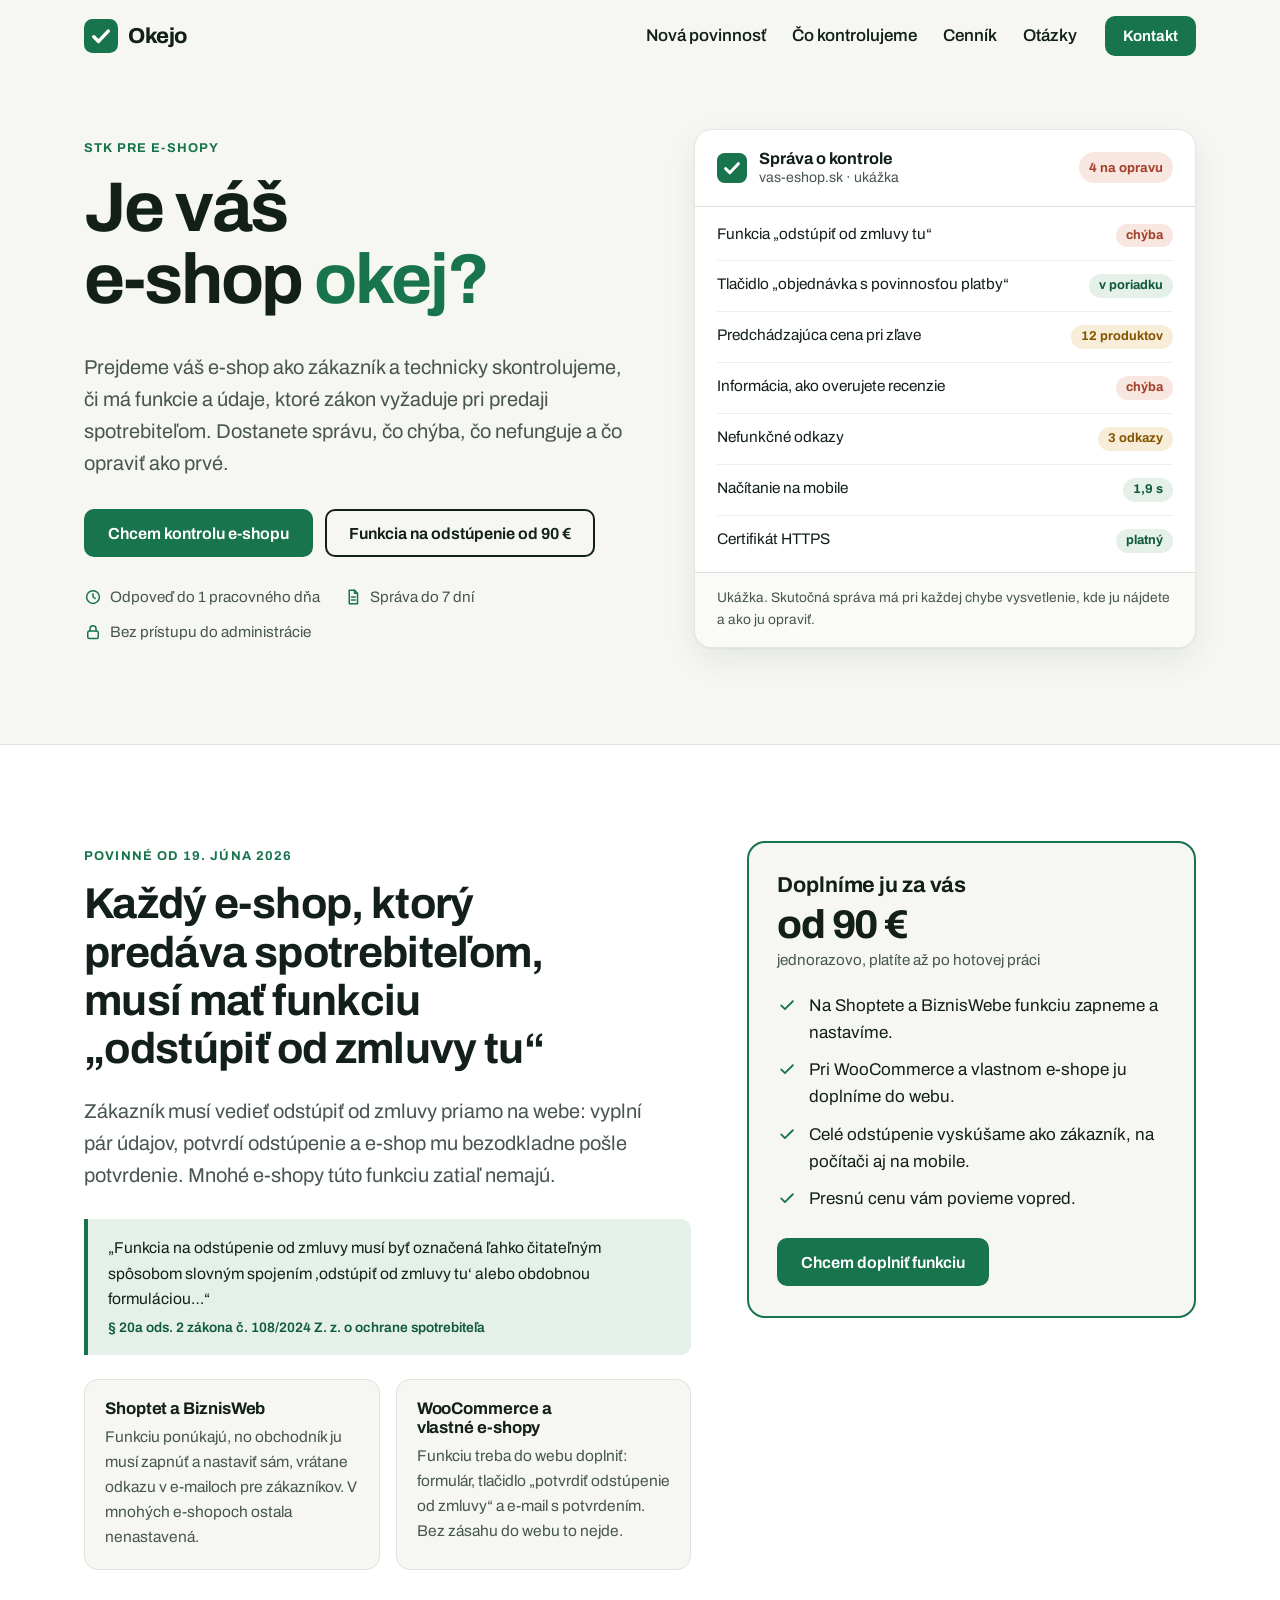
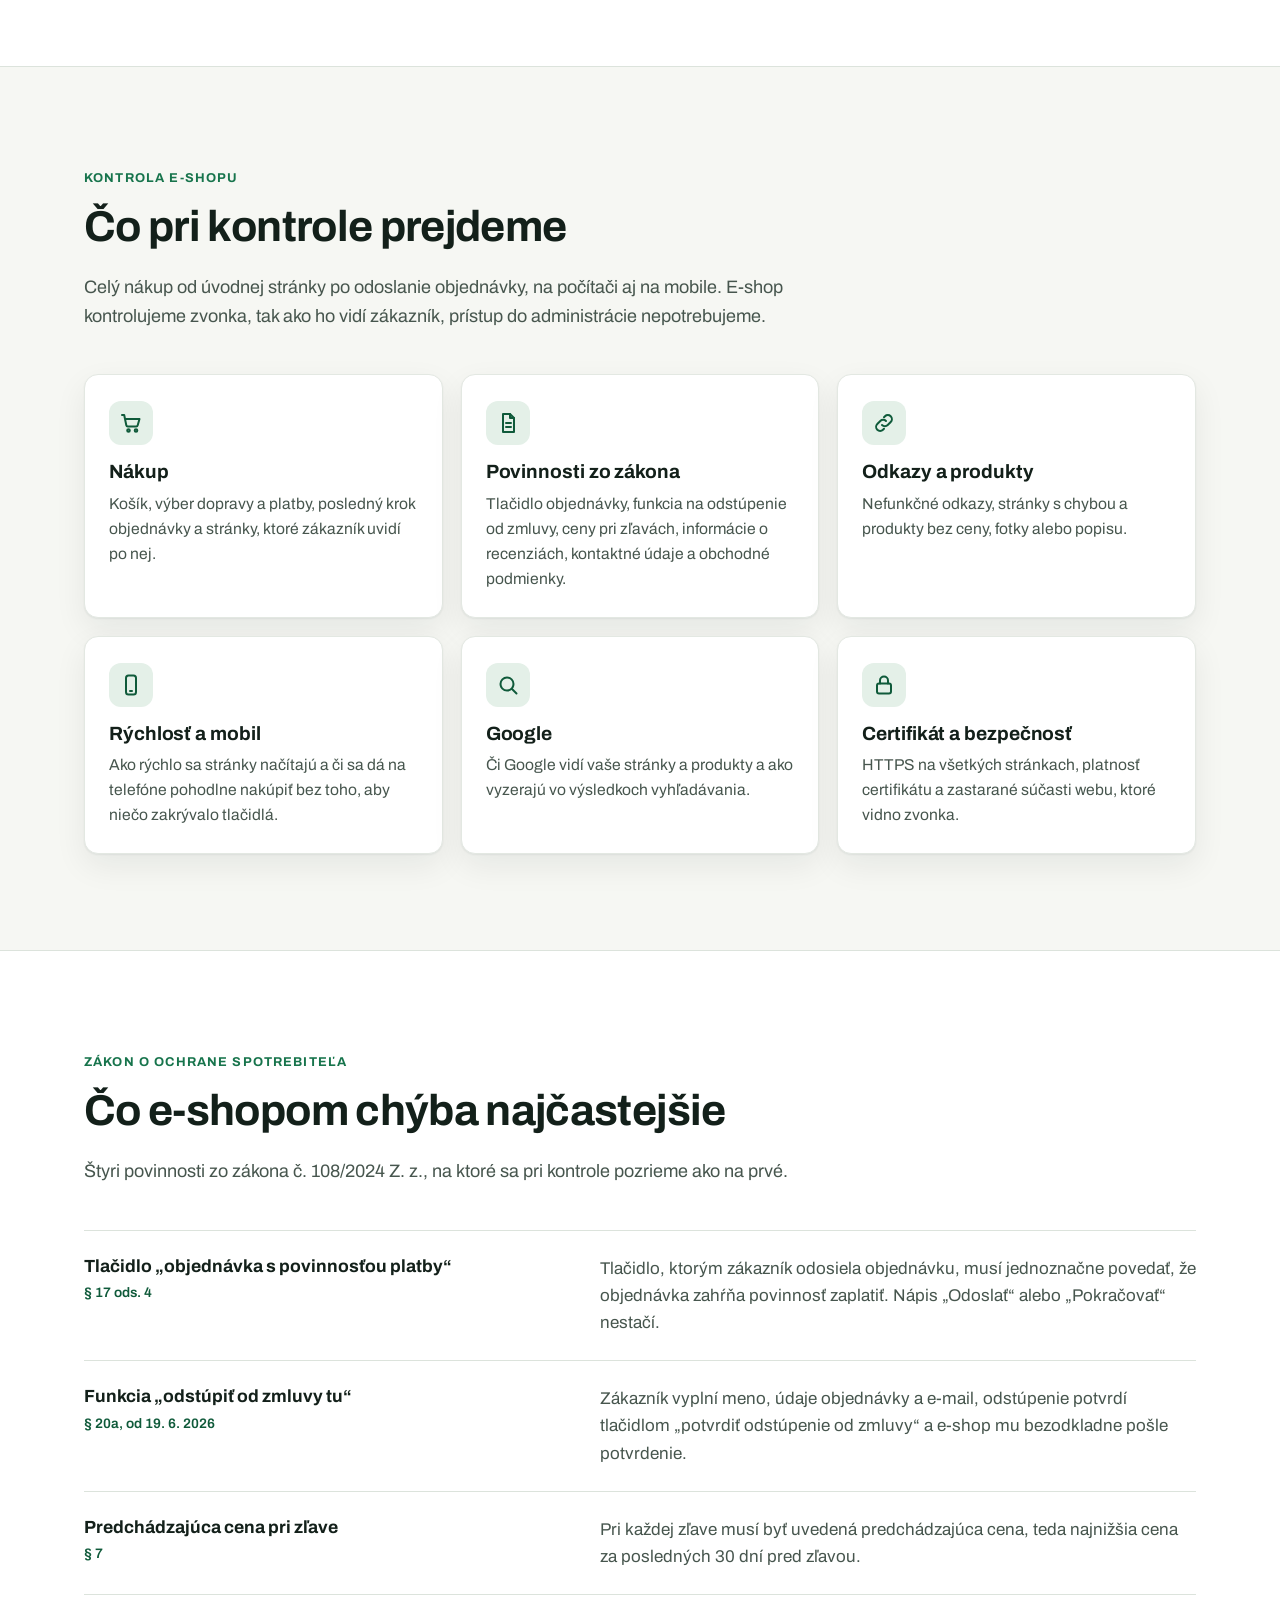
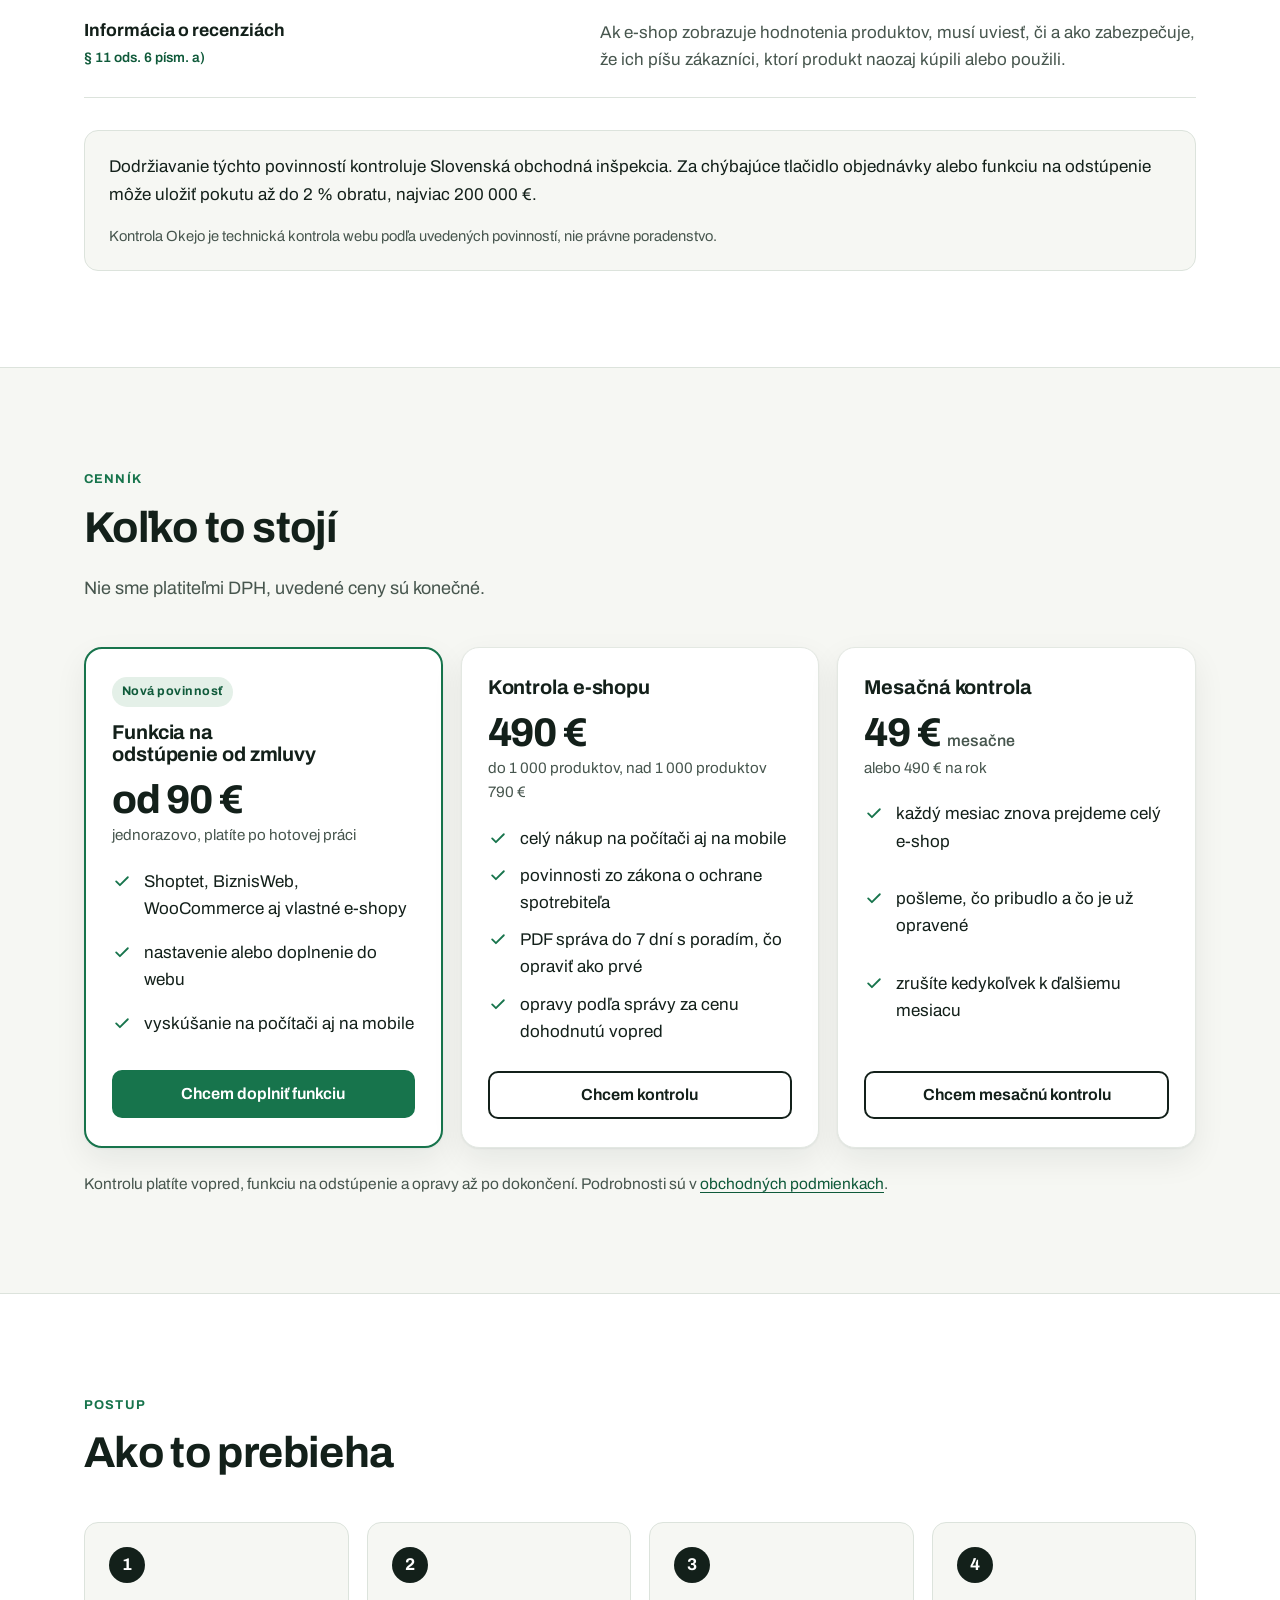
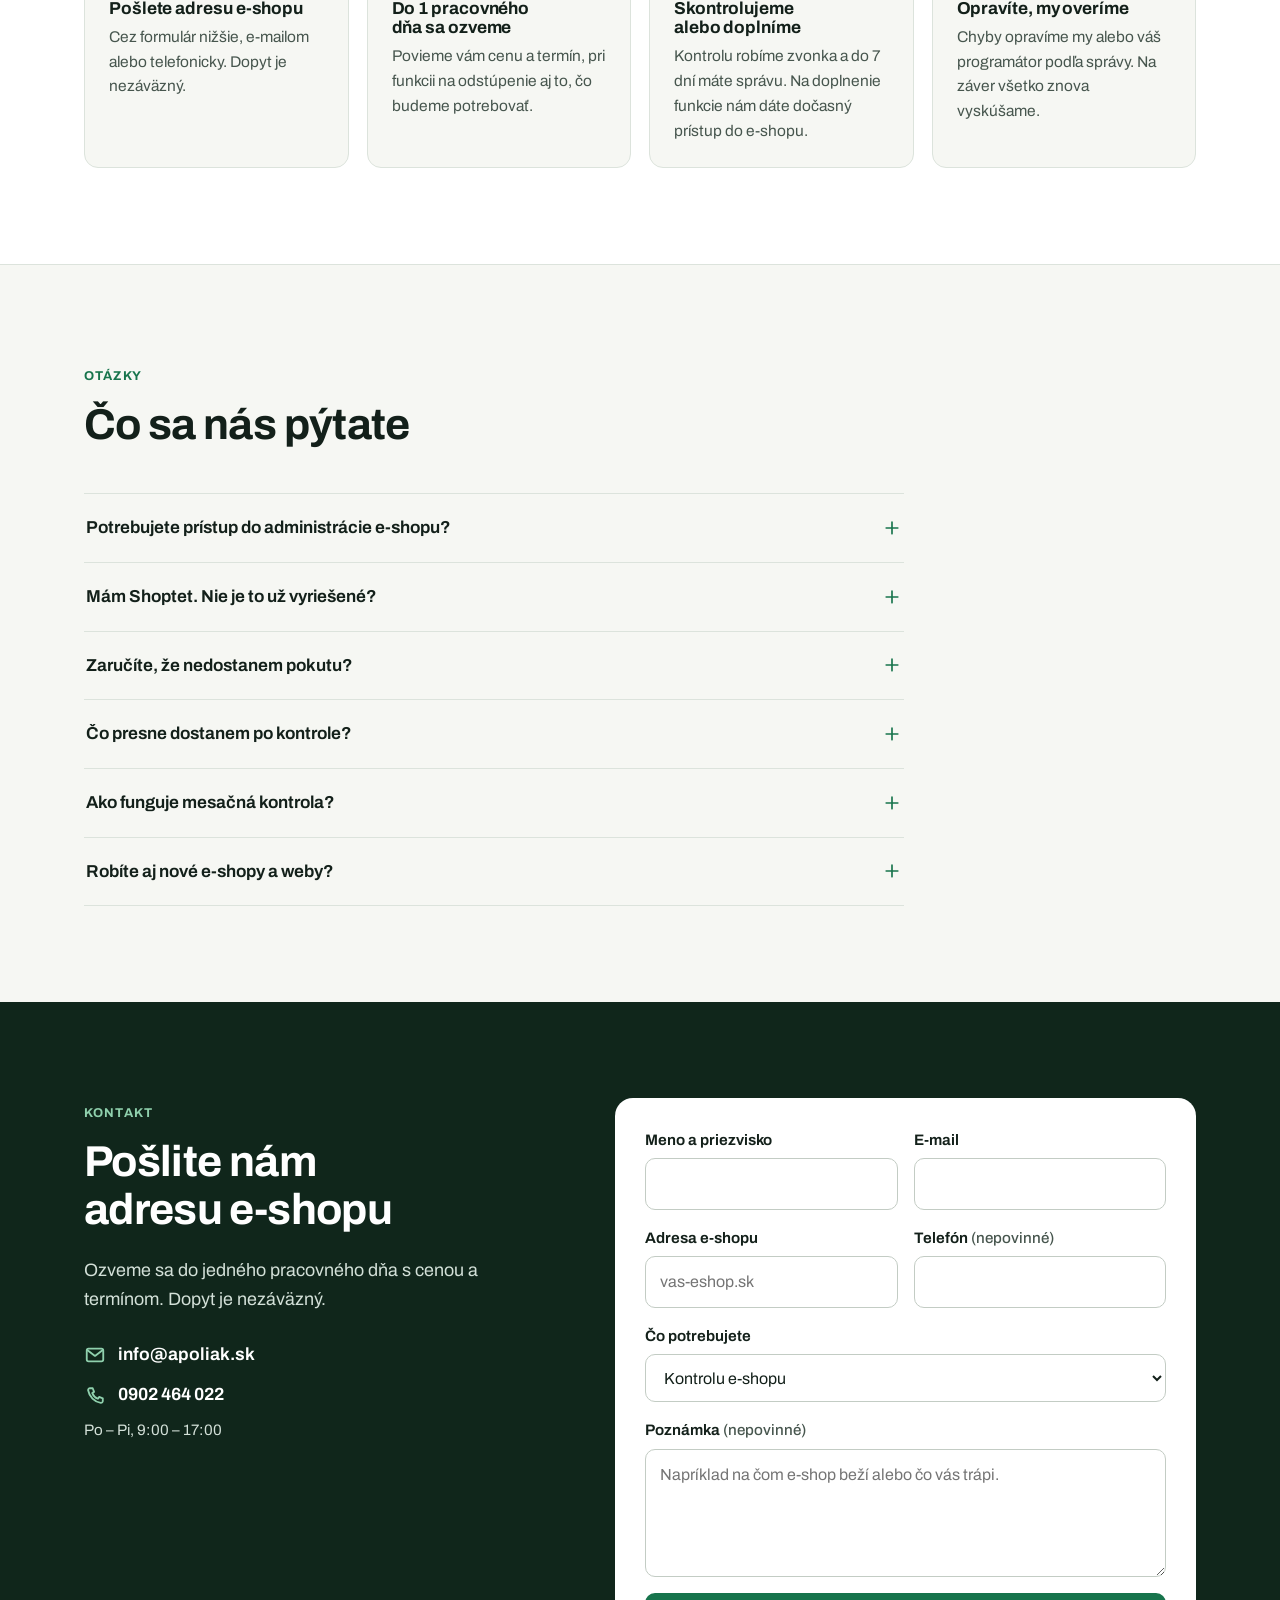
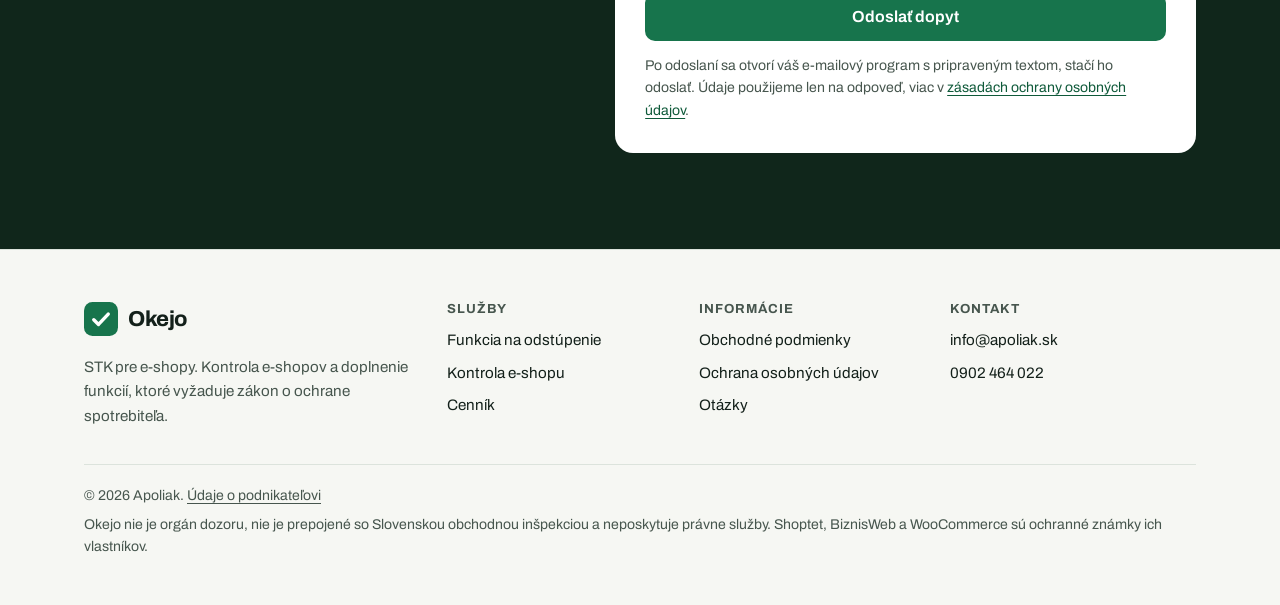
<file: index.html>
<!doctype html>
<html lang="sk">
<head>
  <meta charset="utf-8">
  <meta http-equiv="Content-Security-Policy" content="default-src 'self'; script-src 'self'; style-src 'self' 'unsafe-inline'; img-src 'self' data:; font-src 'self'; connect-src 'self'; form-action 'self'; base-uri 'self'; object-src 'none'">
  <meta name="referrer" content="strict-origin-when-cross-origin">
  <meta name="viewport" content="width=device-width, initial-scale=1, viewport-fit=cover">
  <title>Kontrola e-shopu a funkcia na odstúpenie od zmluvy | Okejo</title>
  <meta name="description" content="Okejo je STK pre e-shopy. Skontrolujeme nákup, rýchlosť a povinnosti zo zákona o ochrane spotrebiteľa a doplníme funkciu „odstúpiť od zmluvy tu“, povinnú od 19. 6. 2026.">
  <meta name="theme-color" content="#f6f7f3">
  <meta name="color-scheme" content="light">
  <link rel="canonical" href="https://okejo.online/">

  <meta property="og:type" content="website">
  <meta property="og:locale" content="sk_SK">
  <meta property="og:site_name" content="Okejo">
  <meta property="og:title" content="Je váš e-shop okej?">
  <meta property="og:description" content="Kontrola e-shopu podľa zákona o ochrane spotrebiteľa a doplnenie funkcie na odstúpenie od zmluvy od 90 €.">
  <meta property="og:url" content="https://okejo.online/">
  <meta property="og:image" content="https://okejo.online/assets/img/og-image.png">
  <meta property="og:image:width" content="1200">
  <meta property="og:image:height" content="630">
  <meta name="twitter:card" content="summary_large_image">

  <link rel="icon" href="assets/img/favicon.svg" type="image/svg+xml">
  <link rel="apple-touch-icon" href="assets/img/apple-touch-icon.png">
  <link rel="preload" href="assets/fonts/archivo-latin-wdth-normal.woff2" as="font" type="font/woff2" crossorigin>
  <link rel="preload" href="assets/fonts/archivo-latin-ext-wdth-normal.woff2" as="font" type="font/woff2" crossorigin>
  <link rel="stylesheet" href="assets/css/style.css">
  <noscript><style>.order-form { display: none; }</style></noscript>

  <script type="application/ld+json">
  {
    "@context": "https://schema.org",
    "@graph": [
      {
        "@type": "ProfessionalService",
        "@id": "https://okejo.online/#firma",
        "name": "Okejo",
        "description": "Kontrola e-shopov a doplnenie funkcií, ktoré vyžaduje zákon o ochrane spotrebiteľa.",
        "url": "https://okejo.online/",
        "logo": "https://okejo.online/assets/img/logo-512.png",
        "image": "https://okejo.online/assets/img/og-image.png",
        "email": "info@apoliak.sk",
        "telephone": "+421902464022",
        "priceRange": "90 € – 790 €",
        "areaServed": { "@type": "Country", "name": "Slovensko" }
      },
      {
        "@type": "WebSite",
        "@id": "https://okejo.online/#web",
        "name": "Okejo",
        "url": "https://okejo.online/",
        "inLanguage": "sk-SK",
        "publisher": { "@id": "https://okejo.online/#firma" }
      },
      {
        "@type": "OfferCatalog",
        "@id": "https://okejo.online/#ponuka",
        "name": "Cenník Okejo",
        "itemListElement": [
          { "@type": "Offer", "name": "Nastavenie alebo doplnenie funkcie na odstúpenie od zmluvy", "priceSpecification": { "@type": "PriceSpecification", "minPrice": "90.00", "priceCurrency": "EUR" } },
          { "@type": "Offer", "name": "Kontrola e-shopu do 1 000 produktov", "price": "490.00", "priceCurrency": "EUR" },
          { "@type": "Offer", "name": "Kontrola e-shopu nad 1 000 produktov", "price": "790.00", "priceCurrency": "EUR" },
          { "@type": "Offer", "name": "Mesačná kontrola e-shopu", "priceSpecification": { "@type": "UnitPriceSpecification", "price": "49.00", "priceCurrency": "EUR", "unitText": "mesiac" } }
        ]
      }
    ]
  }
  </script>
</head>
<body>
  <svg width="0" height="0" style="position:absolute" aria-hidden="true" focusable="false">
    <symbol id="i-check" viewBox="0 0 24 24" fill="none" stroke="currentColor" stroke-width="2.2" stroke-linecap="round" stroke-linejoin="round"><path d="M5 12.5l4.5 4.5L19 7.5"/></symbol>
    <symbol id="i-menu" viewBox="0 0 24 24" fill="none" stroke="currentColor" stroke-width="2" stroke-linecap="round"><path d="M4 7h16M4 12h16M4 17h16"/></symbol>
    <symbol id="i-close" viewBox="0 0 24 24" fill="none" stroke="currentColor" stroke-width="2" stroke-linecap="round"><path d="M6 6l12 12M18 6L6 18"/></symbol>
    <symbol id="i-plus" viewBox="0 0 24 24" fill="none" stroke="currentColor" stroke-width="2" stroke-linecap="round"><path d="M12 5v14M5 12h14"/></symbol>
    <symbol id="i-clock" viewBox="0 0 24 24" fill="none" stroke="currentColor" stroke-width="2" stroke-linecap="round" stroke-linejoin="round"><circle cx="12" cy="12" r="8.5"/><path d="M12 7.5V12l3 2"/></symbol>
    <symbol id="i-doc" viewBox="0 0 24 24" fill="none" stroke="currentColor" stroke-width="2" stroke-linecap="round" stroke-linejoin="round"><path d="M7 3h7l4 4v14H7z"/><path d="M14 3v4h4M10 12h5M10 16h5"/></symbol>
    <symbol id="i-lock" viewBox="0 0 24 24" fill="none" stroke="currentColor" stroke-width="2" stroke-linecap="round" stroke-linejoin="round"><rect x="5" y="10.5" width="14" height="10" rx="2"/><path d="M8 10.5v-3a4 4 0 0 1 8 0v3"/></symbol>
    <symbol id="i-cart" viewBox="0 0 24 24" fill="none" stroke="currentColor" stroke-width="2" stroke-linecap="round" stroke-linejoin="round"><path d="M3 4h2.2l2.1 10.2a1.5 1.5 0 0 0 1.5 1.2h8.4a1.5 1.5 0 0 0 1.5-1.1L20.5 8H6.1"/><circle cx="9.5" cy="19.5" r="1.3"/><circle cx="17" cy="19.5" r="1.3"/></symbol>
    <symbol id="i-link" viewBox="0 0 24 24" fill="none" stroke="currentColor" stroke-width="2" stroke-linecap="round" stroke-linejoin="round"><path d="M10 14a4 4 0 0 0 5.7 0l3-3a4 4 0 0 0-5.7-5.7l-1 1"/><path d="M14 10a4 4 0 0 0-5.7 0l-3 3a4 4 0 0 0 5.7 5.7l1-1"/></symbol>
    <symbol id="i-mobile" viewBox="0 0 24 24" fill="none" stroke="currentColor" stroke-width="2" stroke-linecap="round" stroke-linejoin="round"><rect x="7" y="2.5" width="10" height="19" rx="2.5"/><path d="M11 18h2"/></symbol>
    <symbol id="i-search" viewBox="0 0 24 24" fill="none" stroke="currentColor" stroke-width="2" stroke-linecap="round" stroke-linejoin="round"><circle cx="11" cy="11" r="6.5"/><path d="M16 16l4.5 4.5"/></symbol>
    <symbol id="i-mail" viewBox="0 0 24 24" fill="none" stroke="currentColor" stroke-width="2" stroke-linecap="round" stroke-linejoin="round"><rect x="3" y="5" width="18" height="14" rx="2"/><path d="M3.5 6.5l8.5 6.5 8.5-6.5"/></symbol>
    <symbol id="i-phone" viewBox="0 0 24 24" fill="none" stroke="currentColor" stroke-width="2" stroke-linecap="round" stroke-linejoin="round"><path d="M6.5 3.5h3l1.5 4-2 1.3a11 11 0 0 0 6.2 6.2l1.3-2 4 1.5v3a2 2 0 0 1-2.2 2A17 17 0 0 1 4.5 5.7a2 2 0 0 1 2-2.2z"/></symbol>
  </svg>

  <a class="skip-link" href="#obsah">Preskočiť na obsah</a>

  <header class="site-header">
    <div class="wrap header-inner">
      <a class="logo" href="./" aria-label="Okejo – úvod">
        <svg class="logo-mark" viewBox="0 0 40 40" aria-hidden="true"><rect width="40" height="40" rx="10" fill="#17744c"/><path d="M11.5 20.8l5.6 5.6 11.4-12.2" fill="none" stroke="#fff" stroke-width="4" stroke-linecap="round" stroke-linejoin="round"/></svg>
        Okejo
      </a>
      <button class="nav-toggle" type="button" aria-expanded="false" aria-controls="menu" aria-label="Otvoriť menu"><svg aria-hidden="true"><use href="#i-menu"/></svg></button>
      <nav class="nav" id="menu" aria-label="Hlavné menu">
        <ul>
          <li><a href="#odstupenie">Nová povinnosť</a></li>
          <li><a href="#kontrola">Čo kontrolujeme</a></li>
          <li><a href="#cennik">Cenník</a></li>
          <li><a href="#otazky">Otázky</a></li>
        </ul>
        <a class="btn btn--small" href="#kontakt">Kontakt</a>
      </nav>
    </div>
  </header>

  <main id="obsah">
    <section class="hero" aria-labelledby="hero-nadpis">
      <div class="wrap hero-grid">
        <div>
          <span class="eyebrow">STK pre e-shopy</span>
          <h1 id="hero-nadpis">Je váš <span class="nb">e-shop</span> <span class="accent">okej?</span></h1>
          <p class="lead">Prejdeme váš e-shop ako zákazník a&nbsp;technicky skontrolujeme, či má funkcie a&nbsp;údaje, ktoré zákon vyžaduje pri predaji spotrebiteľom. Dostanete správu, čo chýba, čo nefunguje a čo opraviť ako prvé.</p>
          <div class="hero-actions">
            <a class="btn" href="#kontakt" data-sluzba="kontrola">Chcem kontrolu e-shopu</a>
            <a class="btn btn--ghost" href="#odstupenie">Funkcia na odstúpenie od 90&nbsp;€</a>
          </div>
          <ul class="hero-facts">
            <li><svg class="icon" aria-hidden="true"><use href="#i-clock"/></svg>Odpoveď do 1 pracovného dňa</li>
            <li><svg class="icon" aria-hidden="true"><use href="#i-doc"/></svg>Správa do 7 dní</li>
            <li><svg class="icon" aria-hidden="true"><use href="#i-lock"/></svg>Bez prístupu do administrácie</li>
          </ul>
        </div>

        <figure class="report" aria-label="Ukážka správy o kontrole e-shopu">
          <div class="report-head">
            <svg class="logo-mark" viewBox="0 0 40 40" aria-hidden="true"><rect width="40" height="40" rx="10" fill="#17744c"/><path d="M11.5 20.8l5.6 5.6 11.4-12.2" fill="none" stroke="#fff" stroke-width="4" stroke-linecap="round" stroke-linejoin="round"/></svg>
            <div class="report-title"><strong>Správa o kontrole</strong><span>vas-eshop.sk · ukážka</span></div>
            <span class="report-count">4 na opravu</span>
          </div>
          <ul class="report-list">
            <li class="is-bad"><span>Funkcia „odstúpiť od zmluvy tu“</span><span class="status">chýba</span></li>
            <li class="is-ok"><span>Tlačidlo „objednávka s povinnosťou platby“</span><span class="status">v poriadku</span></li>
            <li class="is-warn"><span>Predchádzajúca cena pri zľave</span><span class="status">12 produktov</span></li>
            <li class="is-bad"><span>Informácia, ako overujete recenzie</span><span class="status">chýba</span></li>
            <li class="is-warn"><span>Nefunkčné odkazy</span><span class="status">3 odkazy</span></li>
            <li class="is-ok"><span>Načítanie na mobile</span><span class="status">1,9 s</span></li>
            <li class="is-ok"><span>Certifikát HTTPS</span><span class="status">platný</span></li>
          </ul>
          <figcaption>Ukážka. Skutočná správa má pri každej chybe vysvetlenie, kde ju nájdete a ako ju opraviť.</figcaption>
        </figure>
      </div>
    </section>

    <section class="section section--white" id="odstupenie" aria-labelledby="odstupenie-nadpis">
      <div class="wrap duty-grid">
        <div>
          <span class="eyebrow">Povinné od 19. júna 2026</span>
          <h2 id="odstupenie-nadpis">Každý <span class="nb">e-shop</span>, ktorý predáva spotrebiteľom, musí mať funkciu „odstúpiť od zmluvy tu“</h2>
          <p class="lead">Zákazník musí vedieť odstúpiť od zmluvy priamo na webe: vyplní pár údajov, potvrdí odstúpenie a e-shop mu bezodkladne pošle potvrdenie. Mnohé e-shopy túto funkciu zatiaľ nemajú.</p>
          <blockquote class="quote-law">
            <p>„Funkcia na odstúpenie od zmluvy musí byť označená ľahko čitateľným spôsobom slovným spojením ‚odstúpiť od zmluvy tu‘ alebo obdobnou formuláciou…“</p>
            <footer>§ 20a ods. 2 zákona č. 108/2024 Z. z. o ochrane spotrebiteľa</footer>
          </blockquote>
          <div class="platforms">
            <div class="platform">
              <h3>Shoptet a BiznisWeb</h3>
              <p>Funkciu ponúkajú, no obchodník ju musí zapnúť a nastaviť sám, vrátane odkazu v e-mailoch pre zákazníkov. V mnohých e-shopoch ostala nenastavená.</p>
            </div>
            <div class="platform">
              <h3>WooCommerce a vlastné <span class="nb">e-shopy</span></h3>
              <p>Funkciu treba do webu doplniť: formulár, tlačidlo „potvrdiť odstúpenie od zmluvy“ a e-mail s potvrdením. Bez zásahu do webu to nejde.</p>
            </div>
          </div>
        </div>

        <aside class="offer" aria-labelledby="ponuka-nadpis">
          <h3 id="ponuka-nadpis">Doplníme ju za vás</h3>
          <p class="amount">od 90&nbsp;€</p>
          <p class="amount-note">jednorazovo, platíte až po hotovej práci</p>
          <ul class="checks">
            <li><svg class="icon" aria-hidden="true"><use href="#i-check"/></svg>Na Shoptete a BiznisWebe funkciu zapneme a nastavíme.</li>
            <li><svg class="icon" aria-hidden="true"><use href="#i-check"/></svg>Pri WooCommerce a vlastnom e-shope ju doplníme do webu.</li>
            <li><svg class="icon" aria-hidden="true"><use href="#i-check"/></svg>Celé odstúpenie vyskúšame ako zákazník, na počítači aj na mobile.</li>
            <li><svg class="icon" aria-hidden="true"><use href="#i-check"/></svg>Presnú cenu vám povieme vopred.</li>
          </ul>
          <a class="btn" href="#kontakt" data-sluzba="odstupenie">Chcem doplniť funkciu</a>
        </aside>
      </div>
    </section>

    <section class="section" id="kontrola" aria-labelledby="kontrola-nadpis">
      <div class="wrap">
        <div class="section-head">
          <span class="eyebrow">Kontrola e-shopu</span>
          <h2 id="kontrola-nadpis">Čo pri kontrole prejdeme</h2>
          <p>Celý nákup od úvodnej stránky po odoslanie objednávky, na počítači aj na mobile. E-shop kontrolujeme zvonka, tak ako ho vidí zákazník, prístup do administrácie nepotrebujeme.</p>
        </div>
        <div class="cards">
          <article class="card">
            <div class="card-icon"><svg class="icon" aria-hidden="true"><use href="#i-cart"/></svg></div>
            <h3>Nákup</h3>
            <p>Košík, výber dopravy a platby, posledný krok objednávky a stránky, ktoré zákazník uvidí po nej.</p>
          </article>
          <article class="card">
            <div class="card-icon"><svg class="icon" aria-hidden="true"><use href="#i-doc"/></svg></div>
            <h3>Povinnosti zo zákona</h3>
            <p>Tlačidlo objednávky, funkcia na odstúpenie od zmluvy, ceny pri zľavách, informácie o recenziách, kontaktné údaje a obchodné podmienky.</p>
          </article>
          <article class="card">
            <div class="card-icon"><svg class="icon" aria-hidden="true"><use href="#i-link"/></svg></div>
            <h3>Odkazy a produkty</h3>
            <p>Nefunkčné odkazy, stránky s chybou a produkty bez ceny, fotky alebo popisu.</p>
          </article>
          <article class="card">
            <div class="card-icon"><svg class="icon" aria-hidden="true"><use href="#i-mobile"/></svg></div>
            <h3>Rýchlosť a mobil</h3>
            <p>Ako rýchlo sa stránky načítajú a či sa dá na telefóne pohodlne nakúpiť bez toho, aby niečo zakrývalo tlačidlá.</p>
          </article>
          <article class="card">
            <div class="card-icon"><svg class="icon" aria-hidden="true"><use href="#i-search"/></svg></div>
            <h3>Google</h3>
            <p>Či Google vidí vaše stránky a produkty a ako vyzerajú vo výsledkoch vyhľadávania.</p>
          </article>
          <article class="card">
            <div class="card-icon"><svg class="icon" aria-hidden="true"><use href="#i-lock"/></svg></div>
            <h3>Certifikát a bezpečnosť</h3>
            <p>HTTPS na všetkých stránkach, platnosť certifikátu a zastarané súčasti webu, ktoré vidno zvonka.</p>
          </article>
        </div>
      </div>
    </section>

    <section class="section section--white" id="povinnosti" aria-labelledby="povinnosti-nadpis">
      <div class="wrap">
        <div class="section-head">
          <span class="eyebrow">Zákon o ochrane spotrebiteľa</span>
          <h2 id="povinnosti-nadpis">Čo <span class="nb">e-shopom</span> chýba najčastejšie</h2>
          <p>Štyri povinnosti zo zákona č. 108/2024 Z. z., na ktoré sa pri kontrole pozrieme ako na prvé.</p>
        </div>
        <dl class="duties">
          <div class="duty">
            <dt>Tlačidlo „objednávka s povinnosťou platby“<span class="law">§ 17 ods. 4</span></dt>
            <dd>Tlačidlo, ktorým zákazník odosiela objednávku, musí jednoznačne povedať, že objednávka zahŕňa povinnosť zaplatiť. Nápis „Odoslať“ alebo „Pokračovať“ nestačí.</dd>
          </div>
          <div class="duty">
            <dt>Funkcia „odstúpiť od zmluvy tu“<span class="law">§ 20a, od 19. 6. 2026</span></dt>
            <dd>Zákazník vyplní meno, údaje objednávky a e-mail, odstúpenie potvrdí tlačidlom „potvrdiť odstúpenie od zmluvy“ a e-shop mu bezodkladne pošle potvrdenie.</dd>
          </div>
          <div class="duty">
            <dt>Predchádzajúca cena pri zľave<span class="law">§ 7</span></dt>
            <dd>Pri každej zľave musí byť uvedená predchádzajúca cena, teda najnižšia cena za posledných 30 dní pred zľavou.</dd>
          </div>
          <div class="duty">
            <dt>Informácia o recenziách<span class="law">§ 11 ods. 6 písm. a)</span></dt>
            <dd>Ak e-shop zobrazuje hodnotenia produktov, musí uviesť, či a ako zabezpečuje, že ich píšu zákazníci, ktorí produkt naozaj kúpili alebo použili.</dd>
          </div>
        </dl>
        <div class="note">
          <p>Dodržiavanie týchto povinností kontroluje Slovenská obchodná inšpekcia. Za chýbajúce tlačidlo objednávky alebo funkciu na odstúpenie môže uložiť pokutu až do 2&nbsp;% obratu, najviac 200&nbsp;000&nbsp;€.</p>
          <p class="fineprint">Kontrola Okejo je technická kontrola webu podľa uvedených povinností, nie právne poradenstvo.</p>
        </div>
      </div>
    </section>

    <section class="section" id="cennik" aria-labelledby="cennik-nadpis">
      <div class="wrap">
        <div class="section-head">
          <span class="eyebrow">Cenník</span>
          <h2 id="cennik-nadpis">Koľko to stojí</h2>
          <p>Nie sme platiteľmi DPH, uvedené ceny sú konečné.</p>
        </div>
        <div class="prices">
          <article class="price-card price-card--main">
            <span class="badge">Nová povinnosť</span>
            <h3>Funkcia na odstúpenie od zmluvy</h3>
            <p class="amount">od 90&nbsp;€</p>
            <p class="amount-note">jednorazovo, platíte po hotovej práci</p>
            <ul class="checks">
              <li><svg class="icon" aria-hidden="true"><use href="#i-check"/></svg>Shoptet, BiznisWeb, WooCommerce aj vlastné e-shopy</li>
              <li><svg class="icon" aria-hidden="true"><use href="#i-check"/></svg>nastavenie alebo doplnenie do webu</li>
              <li><svg class="icon" aria-hidden="true"><use href="#i-check"/></svg>vyskúšanie na počítači aj na mobile</li>
            </ul>
            <a class="btn" href="#kontakt" data-sluzba="odstupenie">Chcem doplniť funkciu</a>
          </article>
          <article class="price-card">
            <h3>Kontrola <span class="nb">e-shopu</span></h3>
            <p class="amount">490&nbsp;€</p>
            <p class="amount-note">do 1&nbsp;000 produktov, nad 1&nbsp;000 produktov 790&nbsp;€</p>
            <ul class="checks">
              <li><svg class="icon" aria-hidden="true"><use href="#i-check"/></svg>celý nákup na počítači aj na mobile</li>
              <li><svg class="icon" aria-hidden="true"><use href="#i-check"/></svg>povinnosti zo zákona o ochrane spotrebiteľa</li>
              <li><svg class="icon" aria-hidden="true"><use href="#i-check"/></svg>PDF správa do 7 dní s poradím, čo opraviť ako prvé</li>
              <li><svg class="icon" aria-hidden="true"><use href="#i-check"/></svg>opravy podľa správy za cenu dohodnutú vopred</li>
            </ul>
            <a class="btn btn--ghost" href="#kontakt" data-sluzba="kontrola">Chcem kontrolu</a>
          </article>
          <article class="price-card">
            <h3>Mesačná kontrola</h3>
            <p class="amount">49&nbsp;€ <small>mesačne</small></p>
            <p class="amount-note">alebo 490&nbsp;€ na rok</p>
            <ul class="checks">
              <li><svg class="icon" aria-hidden="true"><use href="#i-check"/></svg>každý mesiac znova prejdeme celý e-shop</li>
              <li><svg class="icon" aria-hidden="true"><use href="#i-check"/></svg>pošleme, čo pribudlo a čo je už opravené</li>
              <li><svg class="icon" aria-hidden="true"><use href="#i-check"/></svg>zrušíte kedykoľvek k ďalšiemu mesiacu</li>
            </ul>
            <a class="btn btn--ghost" href="#kontakt" data-sluzba="mesacne">Chcem mesačnú kontrolu</a>
          </article>
        </div>
        <p class="prices-note">Kontrolu platíte vopred, funkciu na odstúpenie a opravy až po dokončení. Podrobnosti sú v&nbsp;<a href="obchodne-podmienky.html">obchodných podmienkach</a>.</p>
      </div>
    </section>

    <section class="section section--white" id="postup" aria-labelledby="postup-nadpis">
      <div class="wrap">
        <div class="section-head">
          <span class="eyebrow">Postup</span>
          <h2 id="postup-nadpis">Ako to prebieha</h2>
        </div>
        <ol class="steps">
          <li>
            <h3>Pošlete adresu <span class="nb">e-shopu</span></h3>
            <p>Cez formulár nižšie, e-mailom alebo telefonicky. Dopyt je nezáväzný.</p>
          </li>
          <li>
            <h3>Do 1 pracovného dňa sa ozveme</h3>
            <p>Povieme vám cenu a termín, pri funkcii na odstúpenie aj to, čo budeme potrebovať.</p>
          </li>
          <li>
            <h3>Skontrolujeme alebo doplníme</h3>
            <p>Kontrolu robíme zvonka a do 7 dní máte správu. Na doplnenie funkcie nám dáte dočasný prístup do e-shopu.</p>
          </li>
          <li>
            <h3>Opravíte, my overíme</h3>
            <p>Chyby opravíme my alebo váš programátor podľa správy. Na záver všetko znova vyskúšame.</p>
          </li>
        </ol>
      </div>
    </section>

    <section class="section" id="otazky" aria-labelledby="otazky-nadpis">
      <div class="wrap">
        <div class="section-head">
          <span class="eyebrow">Otázky</span>
          <h2 id="otazky-nadpis">Čo sa nás pýtate</h2>
        </div>
        <div class="faq">
          <details>
            <summary>Potrebujete prístup do administrácie e-shopu?<svg class="icon" aria-hidden="true"><use href="#i-plus"/></svg></summary>
            <p>Na kontrolu nie, e-shop prejdeme zvonka ako zákazník. Pri doplnení funkcie na odstúpenie a pri opravách áno. Stačí dočasný prístup, ktorý po dokončení zrušíte.</p>
          </details>
          <details>
            <summary>Mám Shoptet. Nie je to už vyriešené?<svg class="icon" aria-hidden="true"><use href="#i-plus"/></svg></summary>
            <p>Shoptet funkciu ponúka, ale obchodník ju musí zapnúť a nastaviť, napríklad odkaz v e-mailoch o objednávke. Pozrieme sa, či vo vašom e-shope naozaj funguje, a ak nie, nastavíme ju.</p>
          </details>
          <details>
            <summary>Zaručíte, že nedostanem pokutu?<svg class="icon" aria-hidden="true"><use href="#i-plus"/></svg></summary>
            <p>Nie, to nemôže sľúbiť nikto. Skontrolujeme konkrétne povinnosti a povieme vám, čo chýba. Za e-shop a jeho obsah zodpovedá jeho prevádzkovateľ a kontrola nenahrádza právne poradenstvo.</p>
          </details>
          <details>
            <summary>Čo presne dostanem po kontrole?<svg class="icon" aria-hidden="true"><use href="#i-plus"/></svg></summary>
            <p>PDF správu so zoznamom toho, čo je v poriadku, čo chýba a čo nefunguje. Pri každej chybe je napísané, kde ju nájdete, a na začiatku poradie, čo opraviť ako prvé.</p>
          </details>
          <details>
            <summary>Ako funguje mesačná kontrola?<svg class="icon" aria-hidden="true"><use href="#i-plus"/></svg></summary>
            <p>Každý mesiac e-shop prejdeme znova a pošleme vám krátky e-mail: čo pribudlo, čo je opravené a čo ešte ostáva. Zrušiť ju môžete kedykoľvek k ďalšiemu mesiacu.</p>
          </details>
          <details>
            <summary>Robíte aj nové e-shopy a weby?<svg class="icon" aria-hidden="true"><use href="#i-plus"/></svg></summary>
            <p>Okejo sa venuje kontrole a opravám existujúcich e-shopov. Nové weby a e-shopy robíme na <a href="https://apoliak.online">apoliak.online</a>.</p>
          </details>
        </div>
      </div>
    </section>

    <section class="section contact" id="kontakt" aria-labelledby="kontakt-nadpis">
      <div class="wrap contact-grid">
        <div>
          <span class="eyebrow">Kontakt</span>
          <h2 id="kontakt-nadpis">Pošlite nám adresu <span class="nb">e-shopu</span></h2>
          <p class="contact-lead">Ozveme sa do jedného pracovného dňa s cenou a termínom. Dopyt je nezáväzný.</p>
          <ul class="contact-direct">
            <li><svg class="icon" aria-hidden="true"><use href="#i-mail"/></svg><a href="mailto:info@apoliak.sk">info@apoliak.sk</a></li>
            <li><svg class="icon" aria-hidden="true"><use href="#i-phone"/></svg><a href="tel:+421902464022">0902 464 022</a></li>
          </ul>
          <p class="contact-hours">Po – Pi, 9:00 – 17:00</p>
        </div>

        <div class="form-card">
          <noscript><p class="form-note">Formulár potrebuje zapnutý JavaScript. Napíšte nám na <a href="mailto:info@apoliak.sk">info@apoliak.sk</a> alebo zavolajte na <a href="tel:+421902464022">0902 464 022</a>.</p></noscript>
          <form class="order-form" id="order-form" method="post" data-email="info@apoliak.sk">
            <div class="field-row">
              <div class="field">
                <label for="meno">Meno a priezvisko</label>
                <input id="meno" name="meno" type="text" autocomplete="name" required minlength="3">
                <span class="error">Napíšte meno a priezvisko.</span>
              </div>
              <div class="field">
                <label for="email">E-mail</label>
                <input id="email" name="email" type="email" autocomplete="email" required>
                <span class="error">Napíšte e-mail v tvare meno@firma.sk.</span>
              </div>
            </div>
            <div class="field-row">
              <div class="field">
                <label for="web">Adresa e-shopu</label>
                <input id="web" name="web" type="text" inputmode="url" autocomplete="url" placeholder="vas-eshop.sk" required>
                <span class="error">Napíšte adresu e-shopu, napríklad vas-eshop.sk.</span>
              </div>
              <div class="field">
                <label for="telefon">Telefón <span class="opt">(nepovinné)</span></label>
                <input id="telefon" name="telefon" type="tel" autocomplete="tel">
                <span class="error">Telefón má mať aspoň 9 číslic.</span>
              </div>
            </div>
            <div class="field">
              <label for="sluzba">Čo potrebujete</label>
              <select id="sluzba" name="sluzba">
                <option value="kontrola">Kontrolu e-shopu</option>
                <option value="odstupenie">Doplniť funkciu na odstúpenie od zmluvy</option>
                <option value="mesacne">Mesačnú kontrolu</option>
                <option value="neviem">Neviem, poraďte mi</option>
              </select>
            </div>
            <div class="field">
              <label for="poznamka">Poznámka <span class="opt">(nepovinné)</span></label>
              <textarea id="poznamka" name="poznamka" rows="4" placeholder="Napríklad na čom e-shop beží alebo čo vás trápi."></textarea>
            </div>
            <div class="hp" aria-hidden="true">
              <label for="botcheck">Toto pole nevypĺňajte</label>
              <input id="botcheck" name="botcheck" type="checkbox" tabindex="-1" autocomplete="off">
            </div>
            <button class="btn" id="submit-btn" type="submit">Odoslať dopyt</button>
            <p class="form-status" id="form-status" role="status" aria-live="polite"></p>
            <p class="form-note">Po odoslaní sa otvorí váš e-mailový program s pripraveným textom, stačí ho odoslať. Údaje použijeme len na odpoveď, viac v&nbsp;<a href="ochrana-osobnych-udajov.html">zásadách ochrany osobných údajov</a>.</p>
          </form>

          <div class="form-success" id="form-success" tabindex="-1" hidden>
            <h3>Posledný krok: odošlite e-mail</h3>
            <p>Pripravili sme e-mail s vašimi údajmi. K nám príde až po jeho odoslaní z vášho e-mailového programu. Ak sa neotvoril, skopírujte text nižšie a pošlite ho na <a id="fallback-email" href="mailto:info@apoliak.sk">info@apoliak.sk</a>.</p>
            <label for="order-text">Text dopytu</label>
            <textarea id="order-text" rows="8" readonly></textarea>
            <div class="success-actions">
              <button class="btn btn--small" type="button" id="copy-order">Kopírovať text</button>
              <a class="btn btn--small btn--ghost" id="fallback-link" href="mailto:info@apoliak.sk">Otvoriť e-mail znova</a>
              <button class="btn btn--small btn--ghost" type="button" id="edit-order">Upraviť údaje</button>
            </div>
          </div>
        </div>
      </div>
    </section>
  </main>

  <footer class="site-footer">
    <div class="wrap">
      <div class="footer-grid">
        <div>
          <a class="logo" href="./" aria-label="Okejo – úvod">
            <svg class="logo-mark" viewBox="0 0 40 40" aria-hidden="true"><rect width="40" height="40" rx="10" fill="#17744c"/><path d="M11.5 20.8l5.6 5.6 11.4-12.2" fill="none" stroke="#fff" stroke-width="4" stroke-linecap="round" stroke-linejoin="round"/></svg>
            Okejo
          </a>
          <p class="footer-about">STK pre e-shopy. Kontrola e-shopov a doplnenie funkcií, ktoré vyžaduje zákon o ochrane spotrebiteľa.</p>
        </div>
        <div>
          <h2>Služby</h2>
          <ul>
            <li><a href="#odstupenie">Funkcia na odstúpenie</a></li>
            <li><a href="#kontrola">Kontrola e-shopu</a></li>
            <li><a href="#cennik">Cenník</a></li>
          </ul>
        </div>
        <div>
          <h2>Informácie</h2>
          <ul>
            <li><a href="obchodne-podmienky.html">Obchodné podmienky</a></li>
            <li><a href="ochrana-osobnych-udajov.html">Ochrana osobných údajov</a></li>
            <li><a href="#otazky">Otázky</a></li>
          </ul>
        </div>
        <div>
          <h2>Kontakt</h2>
          <ul>
            <li><a href="mailto:info@apoliak.sk">info@apoliak.sk</a></li>
            <li><a href="tel:+421902464022">0902 464 022</a></li>
          </ul>
        </div>
      </div>
      <div class="footer-legal">
        <p>© <span data-year>2026</span> Apoliak. <a href="udaje-o-podnikatelovi.html">Údaje o podnikateľovi</a></p>
        <p>Okejo nie je orgán dozoru, nie je prepojené so Slovenskou obchodnou inšpekciou a&nbsp;neposkytuje právne služby. Shoptet, BiznisWeb a WooCommerce sú ochranné známky ich vlastníkov.</p>
      </div>
    </div>
  </footer>

  <script src="assets/js/main.js" defer></script>
</body>
</html>
</file>
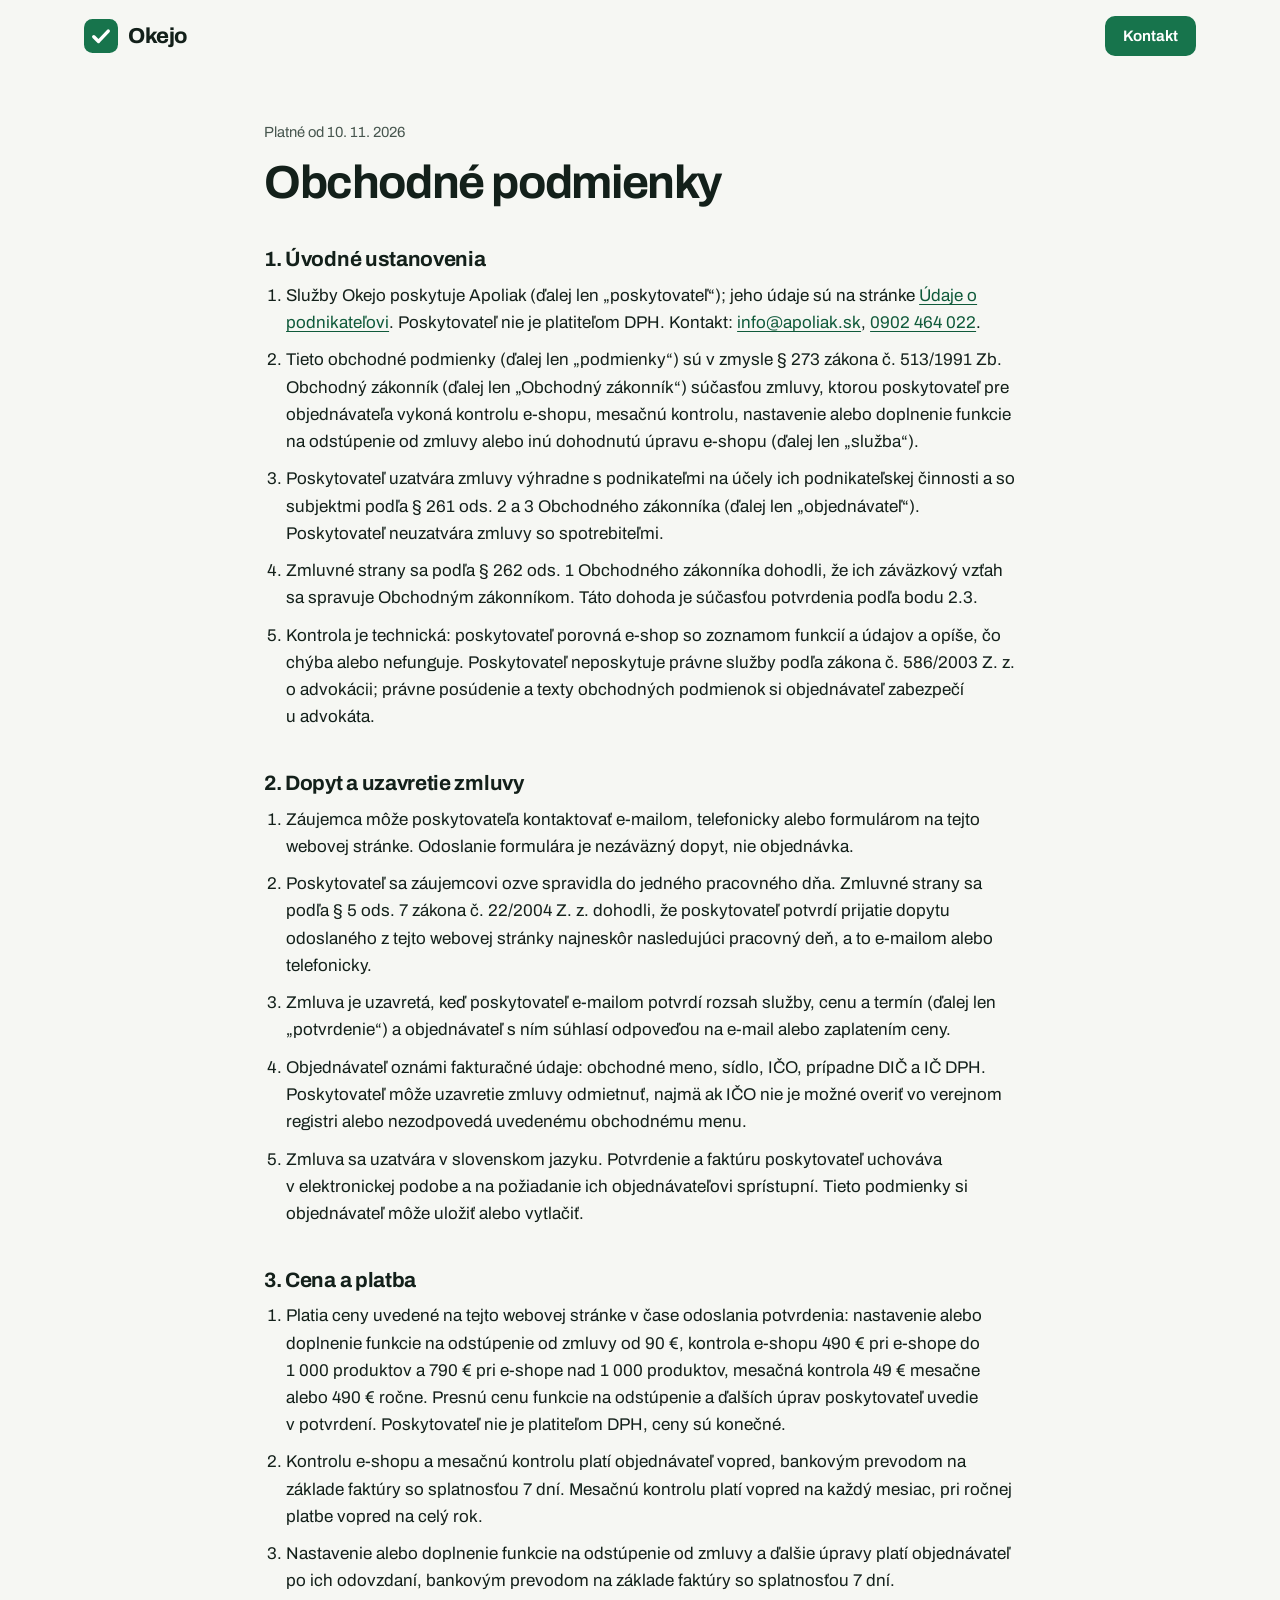
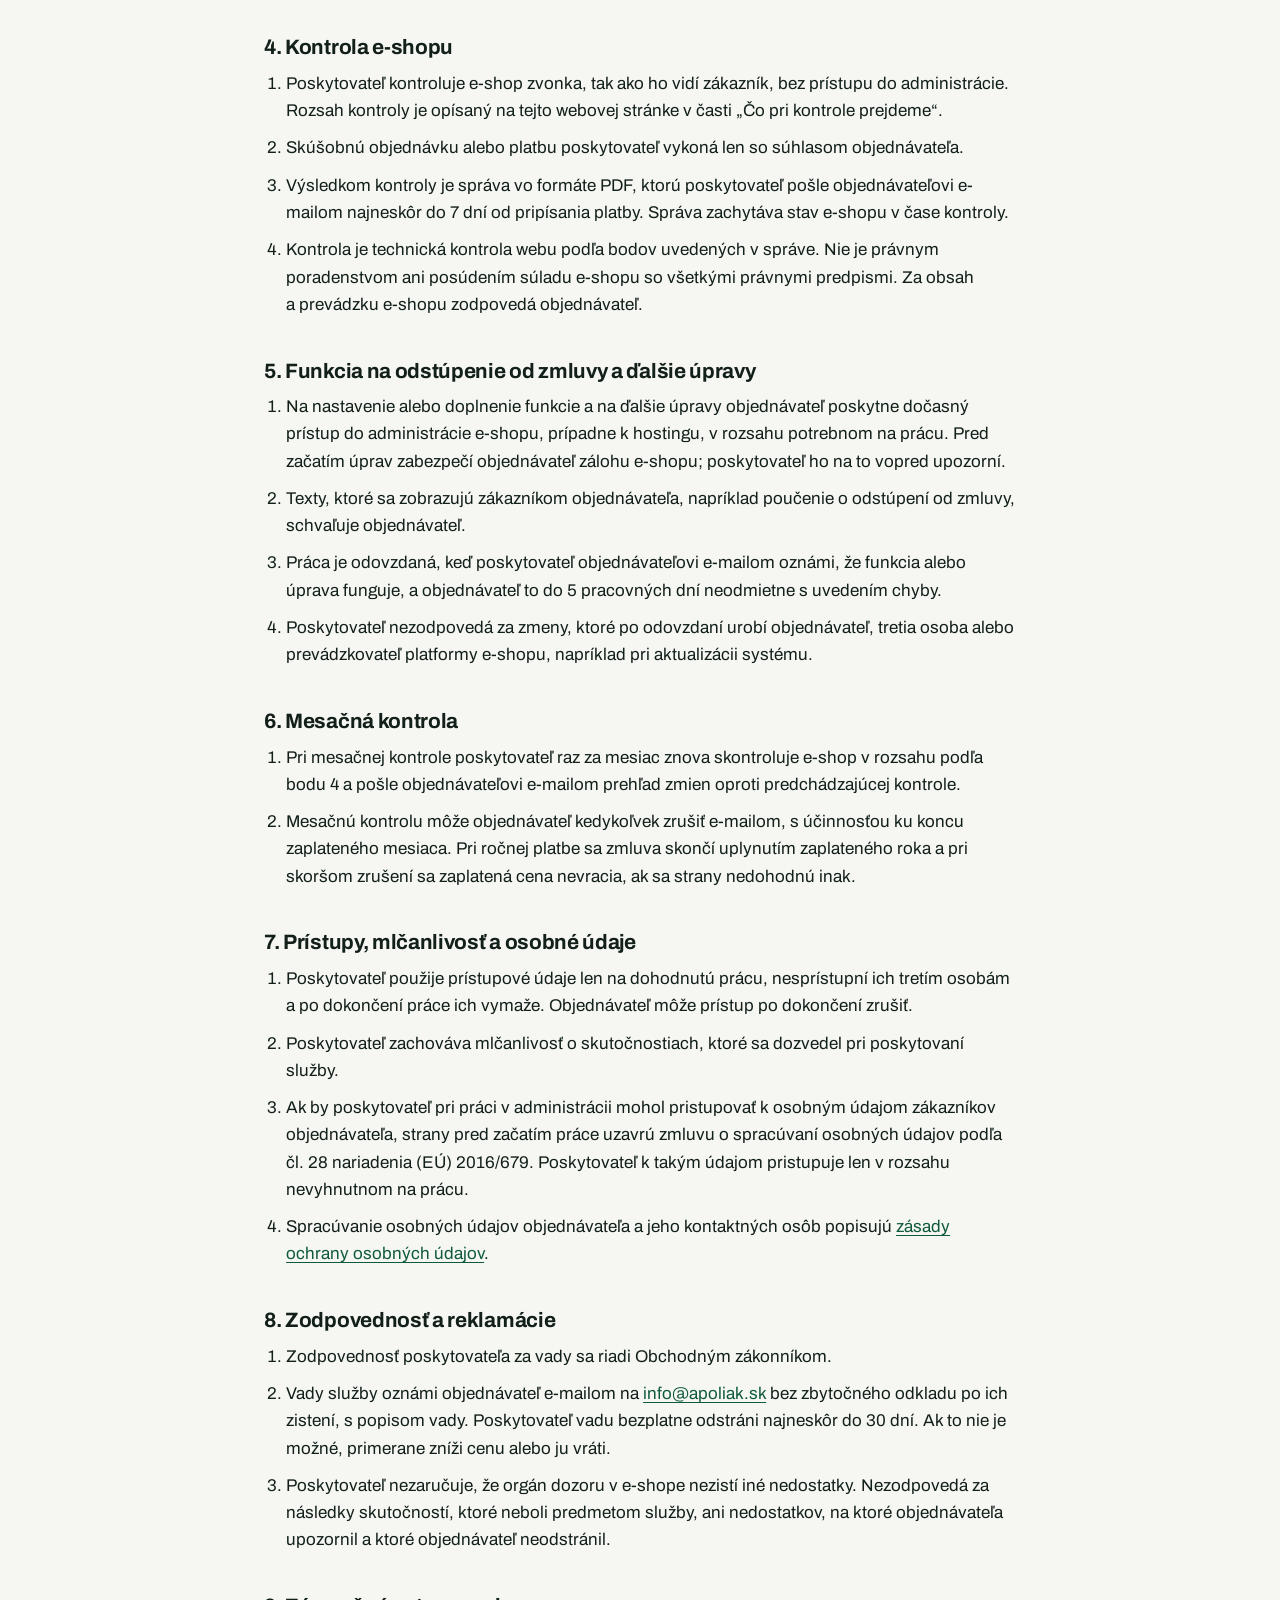
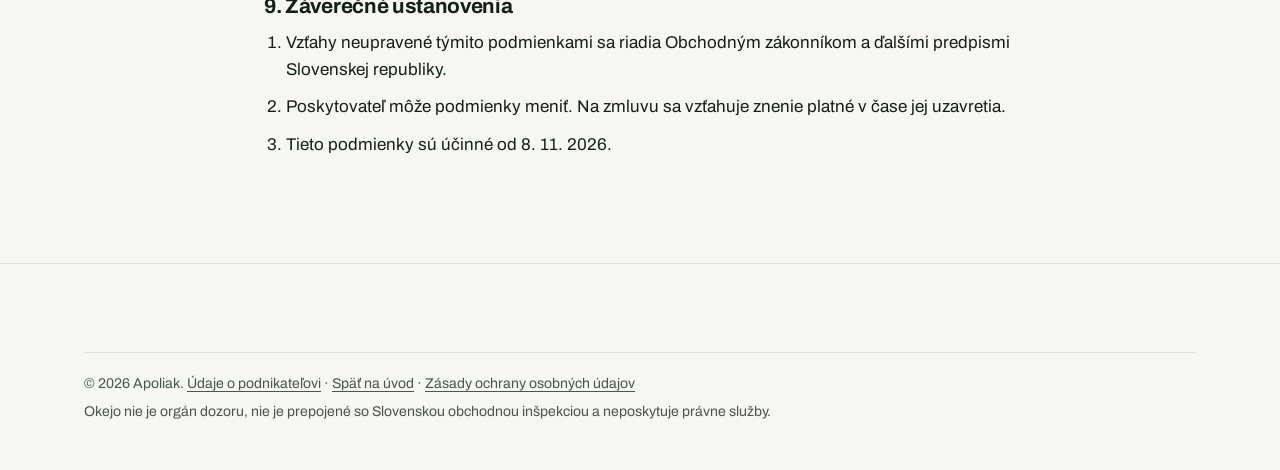
<file: obchodne-podmienky.html>
<!doctype html>
<html lang="sk">
<head>
  <meta charset="utf-8">
  <meta http-equiv="Content-Security-Policy" content="default-src 'self'; script-src 'self'; style-src 'self' 'unsafe-inline'; img-src 'self' data:; font-src 'self'; connect-src 'self'; form-action 'self'; base-uri 'self'; object-src 'none'">
  <meta name="referrer" content="strict-origin-when-cross-origin">
  <meta name="viewport" content="width=device-width, initial-scale=1, viewport-fit=cover">
  <title>Obchodné podmienky | Okejo</title>
  <meta name="description" content="Obchodné podmienky služieb Okejo: kontrola e-shopu, mesačná kontrola a doplnenie funkcie na odstúpenie od zmluvy pre podnikateľov.">
  <meta name="color-scheme" content="light">
  <link rel="canonical" href="https://okejo.online/obchodne-podmienky.html">
  <link rel="icon" href="assets/img/favicon.svg" type="image/svg+xml">
  <link rel="preload" href="assets/fonts/archivo-latin-wdth-normal.woff2" as="font" type="font/woff2" crossorigin>
  <link rel="preload" href="assets/fonts/archivo-latin-ext-wdth-normal.woff2" as="font" type="font/woff2" crossorigin>
  <link rel="stylesheet" href="assets/css/style.css">
</head>
<body>
  <!-- Obchodné podmienky (B2B služby). Pri zmene cien upravte bod 3.1, pri zmene textov dátum účinnosti. -->
  <a class="skip-link" href="#obsah">Preskočiť na obsah</a>
  <header class="site-header">
    <div class="wrap header-inner">
      <a class="logo" href="./" aria-label="Okejo – úvod">
        <svg class="logo-mark" viewBox="0 0 40 40" aria-hidden="true"><rect width="40" height="40" rx="10" fill="#17744c"/><path d="M11.5 20.8l5.6 5.6 11.4-12.2" fill="none" stroke="#fff" stroke-width="4" stroke-linecap="round" stroke-linejoin="round"/></svg>
        Okejo
      </a>
      <a class="btn btn--small" href="./#kontakt">Kontakt</a>
    </div>
  </header>

  <main id="obsah" class="legal">
    <div class="wrap legal-inner">
      <p class="meta">Platné od 10.&nbsp;11.&nbsp;2026</p>
      <h1>Obchodné podmienky</h1>

      <h2>1. Úvodné ustanovenia</h2>
      <ol>
        <li>Služby Okejo poskytuje Apoliak (ďalej len „poskytovateľ“); jeho údaje sú na stránke <a href="udaje-o-podnikatelovi.html">Údaje o podnikateľovi</a>. Poskytovateľ nie je platiteľom DPH. Kontakt: <a href="mailto:info@apoliak.sk">info@apoliak.sk</a>, <a href="tel:+421902464022">0902 464 022</a>.</li>
        <li>Tieto obchodné podmienky (ďalej len „podmienky“) sú v&nbsp;zmysle §&nbsp;273 zákona č.&nbsp;513/1991 Zb. Obchodný zákonník (ďalej len „Obchodný zákonník“) súčasťou zmluvy, ktorou poskytovateľ pre objednávateľa vykoná kontrolu e-shopu, mesačnú kontrolu, nastavenie alebo doplnenie funkcie na odstúpenie od zmluvy alebo inú dohodnutú úpravu e-shopu (ďalej len „služba“).</li>
        <li>Poskytovateľ uzatvára zmluvy výhradne s&nbsp;podnikateľmi na účely ich podnikateľskej činnosti a&nbsp;so subjektmi podľa §&nbsp;261 ods.&nbsp;2 a&nbsp;3 Obchodného zákonníka (ďalej len „objednávateľ“). Poskytovateľ neuzatvára zmluvy so spotrebiteľmi.</li>
        <li>Zmluvné strany sa podľa §&nbsp;262 ods.&nbsp;1 Obchodného zákonníka dohodli, že ich záväzkový vzťah sa spravuje Obchodným zákonníkom. Táto dohoda je súčasťou potvrdenia podľa bodu 2.3.</li>
        <li>Kontrola je technická: poskytovateľ porovná e-shop so zoznamom funkcií a&nbsp;údajov a&nbsp;opíše, čo chýba alebo nefunguje. Poskytovateľ neposkytuje právne služby podľa zákona č.&nbsp;586/2003 Z.&nbsp;z. o&nbsp;advokácii; právne posúdenie a&nbsp;texty obchodných podmienok si objednávateľ zabezpečí u&nbsp;advokáta.</li>
      </ol>

      <h2>2. Dopyt a&nbsp;uzavretie zmluvy</h2>
      <ol>
        <li>Záujemca môže poskytovateľa kontaktovať e-mailom, telefonicky alebo formulárom na tejto webovej stránke. Odoslanie formulára je nezáväzný dopyt, nie objednávka.</li>
        <li>Poskytovateľ sa záujemcovi ozve spravidla do jedného pracovného dňa. Zmluvné strany sa podľa §&nbsp;5 ods.&nbsp;7 zákona č.&nbsp;22/2004 Z.&nbsp;z. dohodli, že poskytovateľ potvrdí prijatie dopytu odoslaného z&nbsp;tejto webovej stránky najneskôr nasledujúci pracovný deň, a&nbsp;to e-mailom alebo telefonicky.</li>
        <li>Zmluva je uzavretá, keď poskytovateľ e-mailom potvrdí rozsah služby, cenu a&nbsp;termín (ďalej len „potvrdenie“) a&nbsp;objednávateľ s&nbsp;ním súhlasí odpoveďou na e-mail alebo zaplatením ceny.</li>
        <li>Objednávateľ oznámi fakturačné údaje: obchodné meno, sídlo, IČO, prípadne DIČ a&nbsp;IČ DPH. Poskytovateľ môže uzavretie zmluvy odmietnuť, najmä ak IČO nie je možné overiť vo verejnom registri alebo nezodpovedá uvedenému obchodnému menu.</li>
        <li>Zmluva sa uzatvára v&nbsp;slovenskom jazyku. Potvrdenie a&nbsp;faktúru poskytovateľ uchováva v&nbsp;elektronickej podobe a&nbsp;na požiadanie ich objednávateľovi sprístupní. Tieto podmienky si objednávateľ môže uložiť alebo vytlačiť.</li>
      </ol>

      <h2>3. Cena a&nbsp;platba</h2>
      <ol>
        <li>Platia ceny uvedené na tejto webovej stránke v&nbsp;čase odoslania potvrdenia: nastavenie alebo doplnenie funkcie na odstúpenie od zmluvy od 90&nbsp;€, kontrola e-shopu 490&nbsp;€ pri e-shope do 1&nbsp;000 produktov a&nbsp;790&nbsp;€ pri e-shope nad 1&nbsp;000 produktov, mesačná kontrola 49&nbsp;€ mesačne alebo 490&nbsp;€ ročne. Presnú cenu funkcie na odstúpenie a&nbsp;ďalších úprav poskytovateľ uvedie v&nbsp;potvrdení. Poskytovateľ nie je platiteľom DPH, ceny sú konečné.</li>
        <li>Kontrolu e-shopu a&nbsp;mesačnú kontrolu platí objednávateľ vopred, bankovým prevodom na základe faktúry so splatnosťou 7&nbsp;dní. Mesačnú kontrolu platí vopred na každý mesiac, pri ročnej platbe vopred na celý rok.</li>
        <li>Nastavenie alebo doplnenie funkcie na odstúpenie od zmluvy a&nbsp;ďalšie úpravy platí objednávateľ po ich odovzdaní, bankovým prevodom na základe faktúry so splatnosťou 7&nbsp;dní.</li>
      </ol>

      <h2>4. Kontrola <span class="nb">e-shopu</span></h2>
      <ol>
        <li>Poskytovateľ kontroluje e-shop zvonka, tak ako ho vidí zákazník, bez prístupu do administrácie. Rozsah kontroly je opísaný na tejto webovej stránke v&nbsp;časti „Čo pri kontrole prejdeme“.</li>
        <li>Skúšobnú objednávku alebo platbu poskytovateľ vykoná len so súhlasom objednávateľa.</li>
        <li>Výsledkom kontroly je správa vo formáte PDF, ktorú poskytovateľ pošle objednávateľovi e-mailom najneskôr do 7&nbsp;dní od pripísania platby. Správa zachytáva stav e-shopu v&nbsp;čase kontroly.</li>
        <li>Kontrola je technická kontrola webu podľa bodov uvedených v&nbsp;správe. Nie je právnym poradenstvom ani posúdením súladu e-shopu so všetkými právnymi predpismi. Za obsah a&nbsp;prevádzku e-shopu zodpovedá objednávateľ.</li>
      </ol>

      <h2>5. Funkcia na odstúpenie od zmluvy a&nbsp;ďalšie úpravy</h2>
      <ol>
        <li>Na nastavenie alebo doplnenie funkcie a&nbsp;na ďalšie úpravy objednávateľ poskytne dočasný prístup do administrácie e-shopu, prípadne k&nbsp;hostingu, v&nbsp;rozsahu potrebnom na prácu. Pred začatím úprav zabezpečí objednávateľ zálohu e-shopu; poskytovateľ ho na to vopred upozorní.</li>
        <li>Texty, ktoré sa zobrazujú zákazníkom objednávateľa, napríklad poučenie o&nbsp;odstúpení od zmluvy, schvaľuje objednávateľ.</li>
        <li>Práca je odovzdaná, keď poskytovateľ objednávateľovi e-mailom oznámi, že funkcia alebo úprava funguje, a&nbsp;objednávateľ to do 5&nbsp;pracovných dní neodmietne s&nbsp;uvedením chyby.</li>
        <li>Poskytovateľ nezodpovedá za zmeny, ktoré po odovzdaní urobí objednávateľ, tretia osoba alebo prevádzkovateľ platformy e-shopu, napríklad pri aktualizácii systému.</li>
      </ol>

      <h2>6. Mesačná kontrola</h2>
      <ol>
        <li>Pri mesačnej kontrole poskytovateľ raz za mesiac znova skontroluje e-shop v&nbsp;rozsahu podľa bodu 4 a&nbsp;pošle objednávateľovi e-mailom prehľad zmien oproti predchádzajúcej kontrole.</li>
        <li>Mesačnú kontrolu môže objednávateľ kedykoľvek zrušiť e-mailom, s&nbsp;účinnosťou ku koncu zaplateného mesiaca. Pri ročnej platbe sa zmluva skončí uplynutím zaplateného roka a&nbsp;pri skoršom zrušení sa zaplatená cena nevracia, ak sa strany nedohodnú inak.</li>
      </ol>

      <h2>7. Prístupy, mlčanlivosť a&nbsp;osobné údaje</h2>
      <ol>
        <li>Poskytovateľ použije prístupové údaje len na dohodnutú prácu, nesprístupní ich tretím osobám a&nbsp;po dokončení práce ich vymaže. Objednávateľ môže prístup po dokončení zrušiť.</li>
        <li>Poskytovateľ zachováva mlčanlivosť o&nbsp;skutočnostiach, ktoré sa dozvedel pri poskytovaní služby.</li>
        <li>Ak by poskytovateľ pri práci v&nbsp;administrácii mohol pristupovať k&nbsp;osobným údajom zákazníkov objednávateľa, strany pred začatím práce uzavrú zmluvu o&nbsp;spracúvaní osobných údajov podľa čl.&nbsp;28 nariadenia (EÚ) 2016/679. Poskytovateľ k&nbsp;takým údajom pristupuje len v&nbsp;rozsahu nevyhnutnom na prácu.</li>
        <li>Spracúvanie osobných údajov objednávateľa a&nbsp;jeho kontaktných osôb popisujú <a href="ochrana-osobnych-udajov.html">zásady ochrany osobných údajov</a>.</li>
      </ol>

      <h2>8. Zodpovednosť a&nbsp;reklamácie</h2>
      <ol>
        <li>Zodpovednosť poskytovateľa za vady sa riadi Obchodným zákonníkom.</li>
        <li>Vady služby oznámi objednávateľ e-mailom na <a href="mailto:info@apoliak.sk">info@apoliak.sk</a> bez zbytočného odkladu po ich zistení, s&nbsp;popisom vady. Poskytovateľ vadu bezplatne odstráni najneskôr do 30&nbsp;dní. Ak to nie je možné, primerane zníži cenu alebo ju vráti.</li>
        <li>Poskytovateľ nezaručuje, že orgán dozoru v&nbsp;e-shope nezistí iné nedostatky. Nezodpovedá za následky skutočností, ktoré neboli predmetom služby, ani nedostatkov, na ktoré objednávateľa upozornil a&nbsp;ktoré objednávateľ neodstránil.</li>
      </ol>

      <h2>9. Záverečné ustanovenia</h2>
      <ol>
        <li>Vzťahy neupravené týmito podmienkami sa riadia Obchodným zákonníkom a&nbsp;ďalšími predpismi Slovenskej republiky.</li>
        <li>Poskytovateľ môže podmienky meniť. Na zmluvu sa vzťahuje znenie platné v&nbsp;čase jej uzavretia.</li>
        <li>Tieto podmienky sú účinné od 8.&nbsp;11.&nbsp;2026.</li>
      </ol>
    </div>
  </main>

  <footer class="site-footer">
    <div class="wrap">
      <div class="footer-legal">
        <p>© <span data-year>2026</span> Apoliak. <a href="udaje-o-podnikatelovi.html">Údaje o podnikateľovi</a> · <a href="./">Späť na úvod</a> · <a href="ochrana-osobnych-udajov.html">Zásady ochrany osobných údajov</a></p>
        <p>Okejo nie je orgán dozoru, nie je prepojené so Slovenskou obchodnou inšpekciou a&nbsp;neposkytuje právne služby.</p>
      </div>
    </div>
  </footer>
  <script src="assets/js/main.js" defer></script>
</body>
</html>
</file>
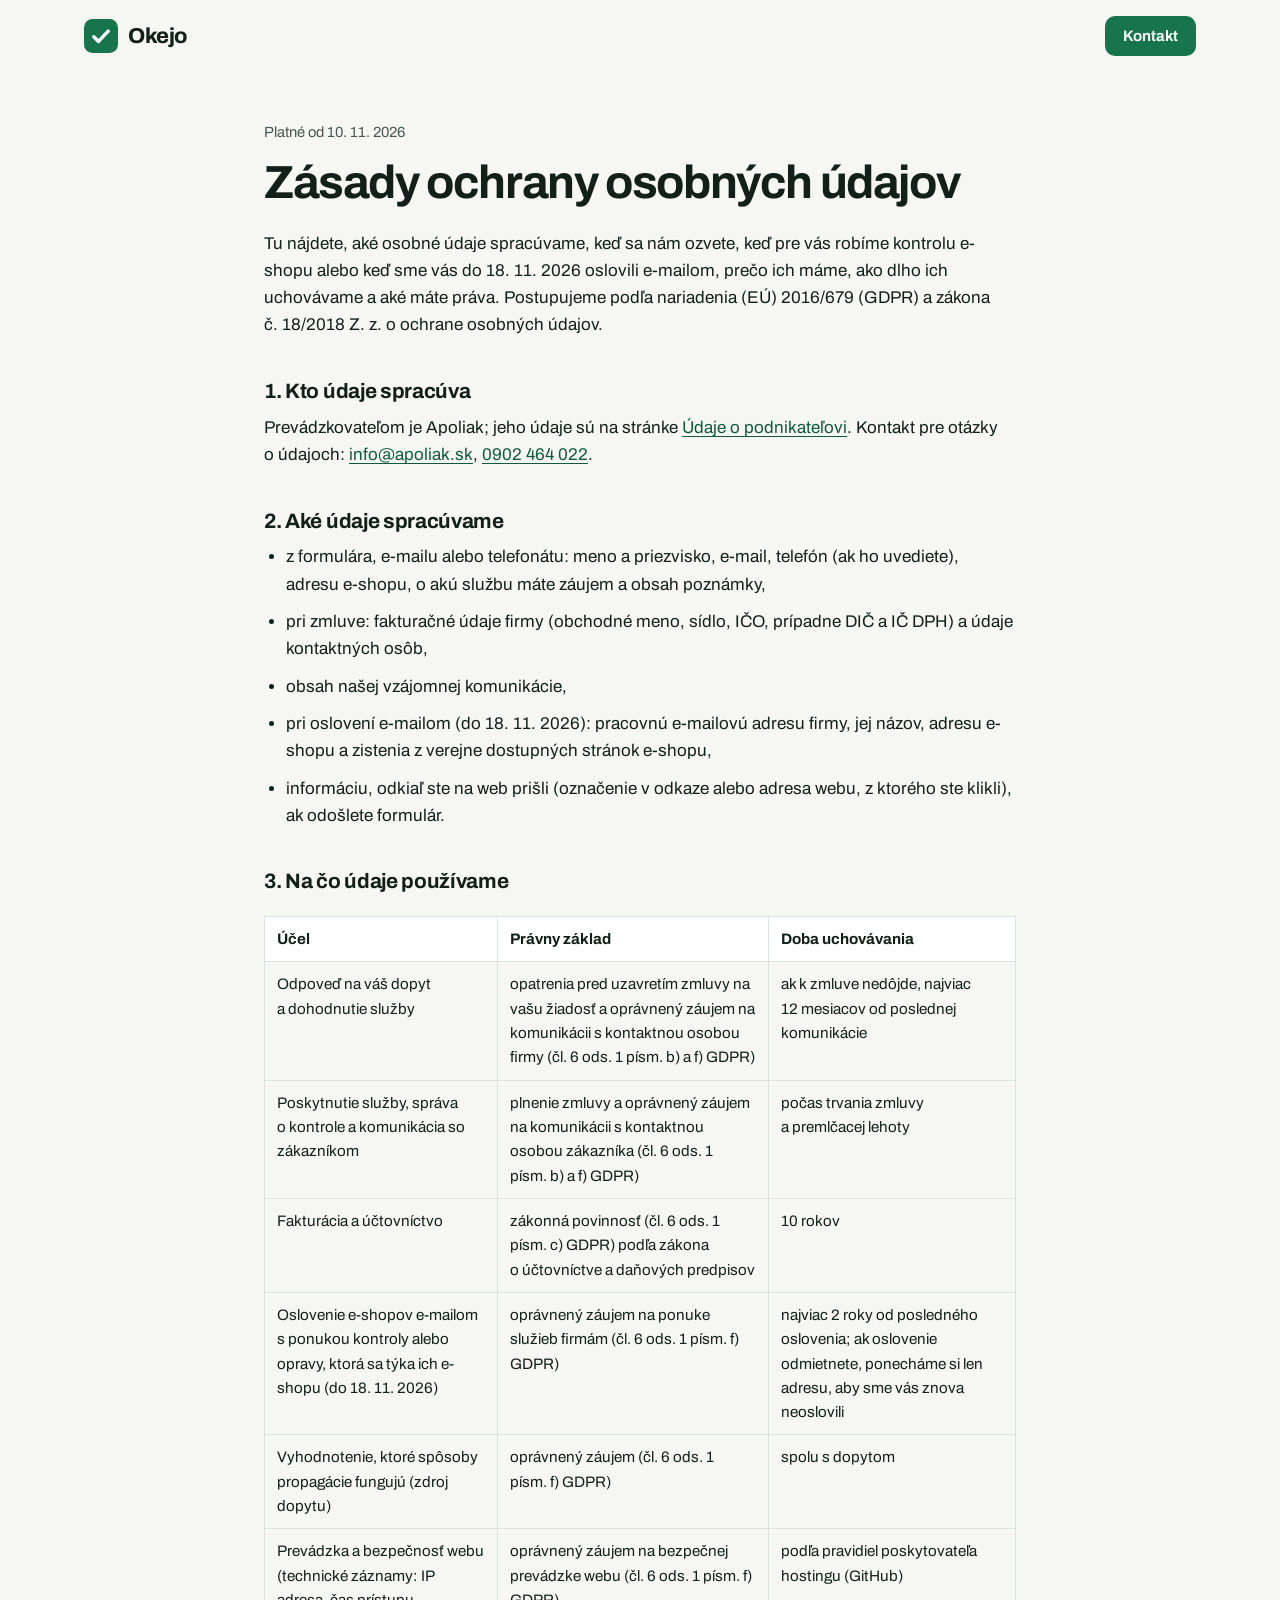
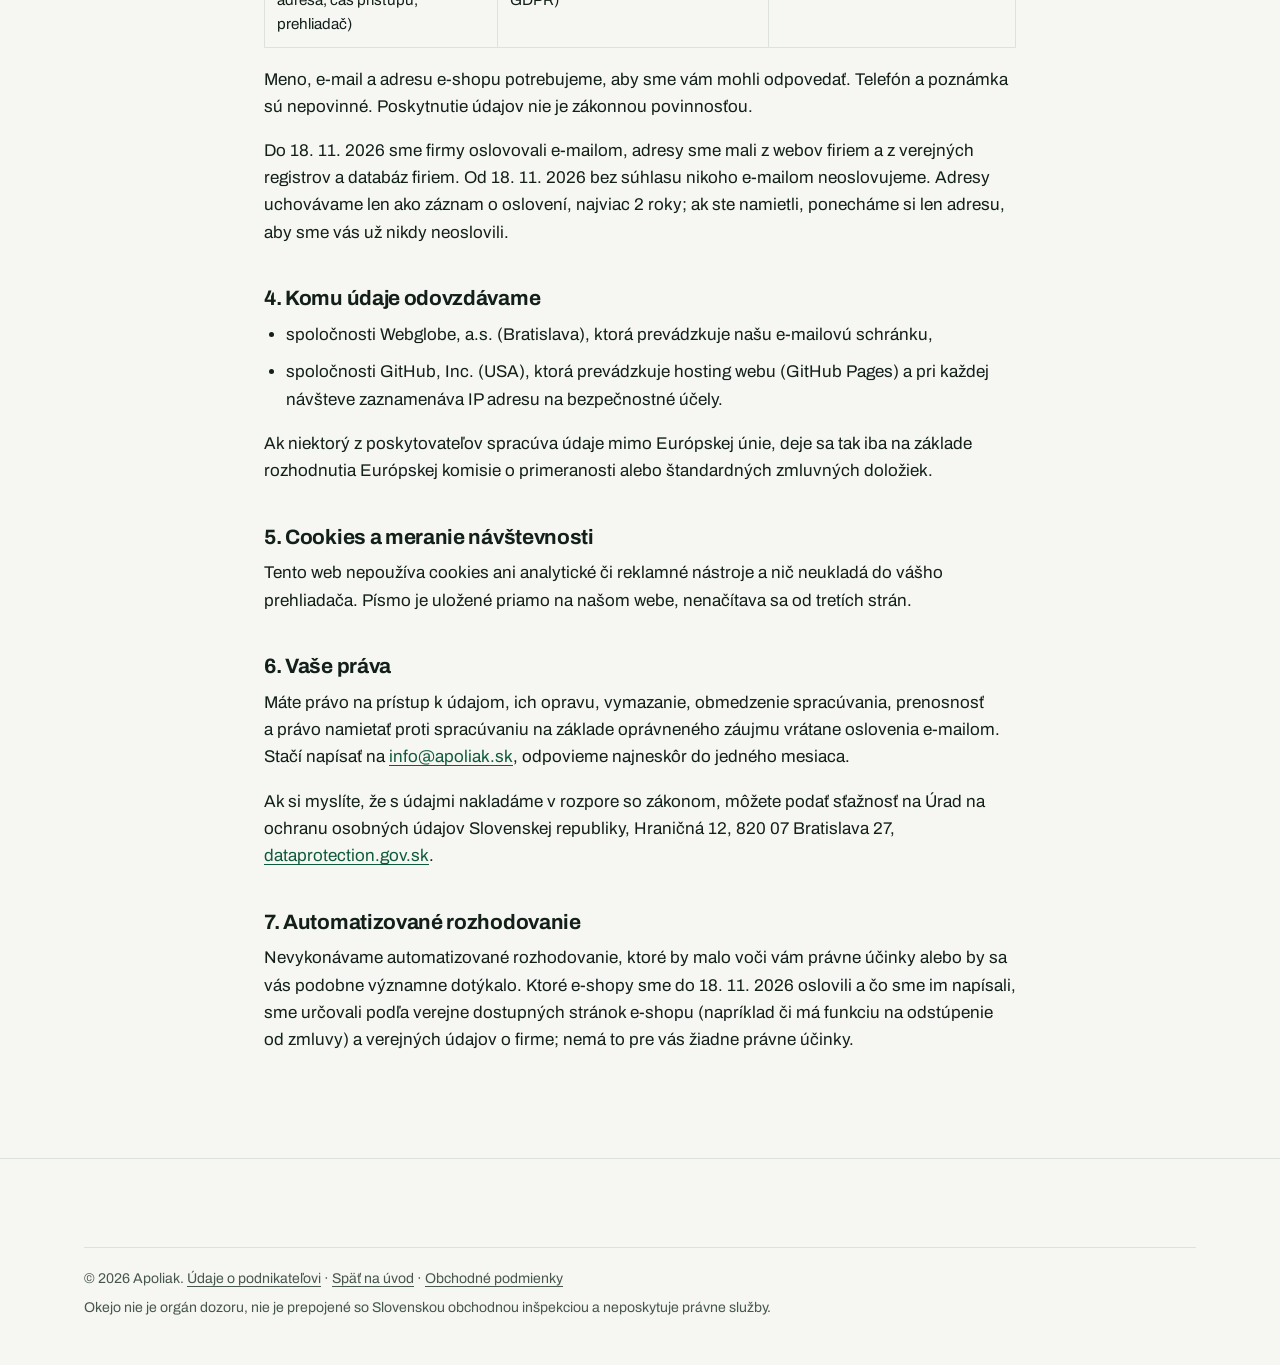
<file: ochrana-osobnych-udajov.html>
<!doctype html>
<html lang="sk">
<head>
  <meta charset="utf-8">
  <meta http-equiv="Content-Security-Policy" content="default-src 'self'; script-src 'self'; style-src 'self' 'unsafe-inline'; img-src 'self' data:; font-src 'self'; connect-src 'self'; form-action 'self'; base-uri 'self'; object-src 'none'">
  <meta name="referrer" content="strict-origin-when-cross-origin">
  <meta name="viewport" content="width=device-width, initial-scale=1, viewport-fit=cover">
  <title>Zásady ochrany osobných údajov | Okejo</title>
  <meta name="description" content="Ako Okejo spracúva osobné údaje pri dopytoch, kontrole e-shopov a oslovovaní e-shopov e-mailom.">
  <meta name="color-scheme" content="light">
  <link rel="canonical" href="https://okejo.online/ochrana-osobnych-udajov.html">
  <link rel="icon" href="assets/img/favicon.svg" type="image/svg+xml">
  <link rel="preload" href="assets/fonts/archivo-latin-wdth-normal.woff2" as="font" type="font/woff2" crossorigin>
  <link rel="preload" href="assets/fonts/archivo-latin-ext-wdth-normal.woff2" as="font" type="font/woff2" crossorigin>
  <link rel="stylesheet" href="assets/css/style.css">
</head>
<body>
  <a class="skip-link" href="#obsah">Preskočiť na obsah</a>
  <header class="site-header">
    <div class="wrap header-inner">
      <a class="logo" href="./" aria-label="Okejo – úvod">
        <svg class="logo-mark" viewBox="0 0 40 40" aria-hidden="true"><rect width="40" height="40" rx="10" fill="#17744c"/><path d="M11.5 20.8l5.6 5.6 11.4-12.2" fill="none" stroke="#fff" stroke-width="4" stroke-linecap="round" stroke-linejoin="round"/></svg>
        Okejo
      </a>
      <a class="btn btn--small" href="./#kontakt">Kontakt</a>
    </div>
  </header>

  <main id="obsah" class="legal">
    <div class="wrap legal-inner">
      <p class="meta">Platné od 10.&nbsp;11.&nbsp;2026</p>
      <h1>Zásady ochrany osobných údajov</h1>
      <p>Tu nájdete, aké osobné údaje spracúvame, keď sa nám ozvete, keď pre vás robíme kontrolu e-shopu alebo keď sme vás do 18. 11. 2026 oslovili e-mailom, prečo ich máme, ako dlho ich uchovávame a&nbsp;aké máte práva. Postupujeme podľa nariadenia (EÚ) 2016/679 (GDPR) a&nbsp;zákona č.&nbsp;18/2018 Z.&nbsp;z. o&nbsp;ochrane osobných údajov.</p>

      <h2>1. Kto údaje spracúva</h2>
      <p>Prevádzkovateľom je Apoliak; jeho údaje sú na stránke <a href="udaje-o-podnikatelovi.html">Údaje o podnikateľovi</a>. Kontakt pre otázky o&nbsp;údajoch: <a href="mailto:info@apoliak.sk">info@apoliak.sk</a>, <a href="tel:+421902464022">0902 464 022</a>.</p>

      <h2>2. Aké údaje spracúvame</h2>
      <ul>
        <li>z&nbsp;formulára, e-mailu alebo telefonátu: meno a&nbsp;priezvisko, e-mail, telefón (ak ho uvediete), adresu e-shopu, o&nbsp;akú službu máte záujem a&nbsp;obsah poznámky,</li>
        <li>pri zmluve: fakturačné údaje firmy (obchodné meno, sídlo, IČO, prípadne DIČ a&nbsp;IČ DPH) a&nbsp;údaje kontaktných osôb,</li>
        <li>obsah našej vzájomnej komunikácie,</li>
        <li>pri oslovení e-mailom (do 18. 11. 2026): pracovnú e-mailovú adresu firmy, jej názov, adresu e-shopu a&nbsp;zistenia z&nbsp;verejne dostupných stránok e-shopu,</li>
        <li>informáciu, odkiaľ ste na web prišli (označenie v&nbsp;odkaze alebo adresa webu, z&nbsp;ktorého ste klikli), ak odošlete formulár.</li>
      </ul>

      <h2>3. Na čo údaje používame</h2>
      <div class="table-scroll">
        <table class="legal-table">
          <thead>
            <tr><th>Účel</th><th>Právny základ</th><th>Doba uchovávania</th></tr>
          </thead>
          <tbody>
            <tr><td data-label="Účel">Odpoveď na váš dopyt a&nbsp;dohodnutie služby</td><td data-label="Právny základ">opatrenia pred uzavretím zmluvy na vašu žiadosť a&nbsp;oprávnený záujem na komunikácii s&nbsp;kontaktnou osobou firmy (čl.&nbsp;6 ods.&nbsp;1 písm.&nbsp;b) a&nbsp;f) GDPR)</td><td data-label="Doba uchovávania">ak k&nbsp;zmluve nedôjde, najviac 12&nbsp;mesiacov od poslednej komunikácie</td></tr>
            <tr><td data-label="Účel">Poskytnutie služby, správa o&nbsp;kontrole a&nbsp;komunikácia so zákazníkom</td><td data-label="Právny základ">plnenie zmluvy a&nbsp;oprávnený záujem na komunikácii s&nbsp;kontaktnou osobou zákazníka (čl.&nbsp;6 ods.&nbsp;1 písm.&nbsp;b) a&nbsp;f) GDPR)</td><td data-label="Doba uchovávania">počas trvania zmluvy a&nbsp;premlčacej lehoty</td></tr>
            <tr><td data-label="Účel">Fakturácia a&nbsp;účtovníctvo</td><td data-label="Právny základ">zákonná povinnosť (čl.&nbsp;6 ods.&nbsp;1 písm.&nbsp;c) GDPR) podľa zákona o&nbsp;účtovníctve a&nbsp;daňových predpisov</td><td data-label="Doba uchovávania">10&nbsp;rokov</td></tr>
            <tr><td data-label="Účel">Oslovenie e-shopov e-mailom s&nbsp;ponukou kontroly alebo opravy, ktorá sa týka ich e-shopu (do 18. 11. 2026)</td><td data-label="Právny základ">oprávnený záujem na ponuke služieb firmám (čl.&nbsp;6 ods.&nbsp;1 písm.&nbsp;f) GDPR)</td><td data-label="Doba uchovávania">najviac 2&nbsp;roky od posledného oslovenia; ak oslovenie odmietnete, ponecháme si len adresu, aby sme vás znova neoslovili</td></tr>
            <tr><td data-label="Účel">Vyhodnotenie, ktoré spôsoby propagácie fungujú (zdroj dopytu)</td><td data-label="Právny základ">oprávnený záujem (čl.&nbsp;6 ods.&nbsp;1 písm.&nbsp;f) GDPR)</td><td data-label="Doba uchovávania">spolu s&nbsp;dopytom</td></tr>
            <tr><td data-label="Účel">Prevádzka a&nbsp;bezpečnosť webu (technické záznamy: IP adresa, čas prístupu, prehliadač)</td><td data-label="Právny základ">oprávnený záujem na bezpečnej prevádzke webu (čl.&nbsp;6 ods.&nbsp;1 písm.&nbsp;f) GDPR)</td><td data-label="Doba uchovávania">podľa pravidiel poskytovateľa hostingu (GitHub)</td></tr>
          </tbody>
        </table>
      </div>
      <p>Meno, e-mail a&nbsp;adresu e-shopu potrebujeme, aby sme vám mohli odpovedať. Telefón a&nbsp;poznámka sú nepovinné. Poskytnutie údajov nie je zákonnou povinnosťou.</p>
      <p>Do 18. 11. 2026 sme firmy oslovovali e-mailom, adresy sme mali z&nbsp;webov firiem a&nbsp;z&nbsp;verejných registrov a&nbsp;databáz firiem. Od 18. 11. 2026 bez súhlasu nikoho e-mailom neoslovujeme. Adresy uchovávame len ako záznam o&nbsp;oslovení, najviac 2&nbsp;roky; ak ste namietli, ponecháme si len adresu, aby sme vás už nikdy neoslovili.</p>

      <h2>4. Komu údaje odovzdávame</h2>
      <ul>
        <li>spoločnosti Webglobe, a.s. (Bratislava), ktorá prevádzkuje našu e-mailovú schránku,</li>
        <li>spoločnosti GitHub, Inc. (USA), ktorá prevádzkuje hosting webu (GitHub Pages) a&nbsp;pri každej návšteve zaznamenáva IP adresu na bezpečnostné účely.</li>
      </ul>
      <p>Ak niektorý z&nbsp;poskytovateľov spracúva údaje mimo Európskej únie, deje sa tak iba na základe rozhodnutia Európskej komisie o&nbsp;primeranosti alebo štandardných zmluvných doložiek.</p>

      <h2>5. Cookies a&nbsp;meranie návštevnosti</h2>
      <p>Tento web nepoužíva cookies ani analytické či reklamné nástroje a&nbsp;nič neukladá do vášho prehliadača. Písmo je uložené priamo na našom webe, nenačítava sa od tretích strán.</p>

      <h2>6. Vaše práva</h2>
      <p>Máte právo na prístup k&nbsp;údajom, ich opravu, vymazanie, obmedzenie spracúvania, prenosnosť a&nbsp;právo namietať proti spracúvaniu na základe oprávneného záujmu vrátane oslovenia e-mailom. Stačí napísať na <a href="mailto:info@apoliak.sk">info@apoliak.sk</a>, odpovieme najneskôr do jedného mesiaca.</p>
      <p>Ak si myslíte, že s&nbsp;údajmi nakladáme v&nbsp;rozpore so zákonom, môžete podať sťažnosť na Úrad na ochranu osobných údajov Slovenskej republiky, Hraničná 12, 820&nbsp;07 Bratislava 27, <a href="https://dataprotection.gov.sk" target="_blank" rel="noopener">dataprotection.gov.sk</a>.</p>

      <h2>7. Automatizované rozhodovanie</h2>
      <p>Nevykonávame automatizované rozhodovanie, ktoré by malo voči vám právne účinky alebo by sa vás podobne významne dotýkalo. Ktoré e-shopy sme do 18. 11. 2026 oslovili a&nbsp;čo sme im napísali, sme určovali podľa verejne dostupných stránok e-shopu (napríklad či má funkciu na odstúpenie od zmluvy) a&nbsp;verejných údajov o&nbsp;firme; nemá to pre vás žiadne právne účinky.</p>
    </div>
  </main>

  <footer class="site-footer">
    <div class="wrap">
      <div class="footer-legal">
        <p>© <span data-year>2026</span> Apoliak. <a href="udaje-o-podnikatelovi.html">Údaje o podnikateľovi</a> · <a href="./">Späť na úvod</a> · <a href="obchodne-podmienky.html">Obchodné podmienky</a></p>
        <p>Okejo nie je orgán dozoru, nie je prepojené so Slovenskou obchodnou inšpekciou a&nbsp;neposkytuje právne služby.</p>
      </div>
    </div>
  </footer>
  <script src="assets/js/main.js" defer></script>
</body>
</html>
</file>
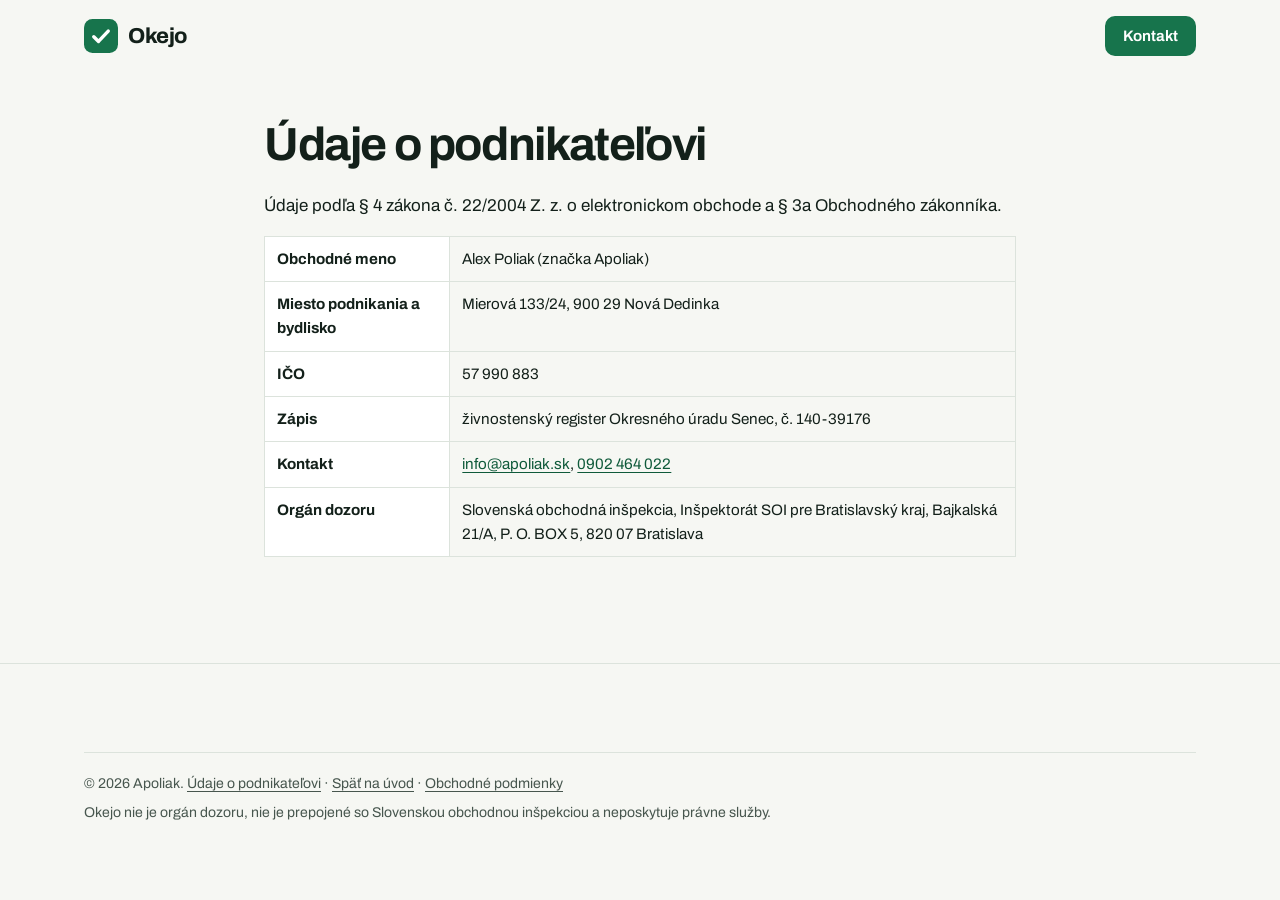
<file: udaje-o-podnikatelovi.html>
<!doctype html>
<html lang="sk">
<head>
  <meta charset="utf-8">
  <meta http-equiv="Content-Security-Policy" content="default-src 'self'; script-src 'self'; style-src 'self' 'unsafe-inline'; img-src 'self' data:; font-src 'self'; connect-src 'self'; form-action 'self'; base-uri 'self'; object-src 'none'">
  <meta name="referrer" content="strict-origin-when-cross-origin">
  <meta name="viewport" content="width=device-width, initial-scale=1, viewport-fit=cover">
  <title>Údaje o podnikateľovi | Okejo</title>
  <meta name="robots" content="noindex">
  <meta name="description" content="Údaje o podnikateľovi podľa zákona o elektronickom obchode.">
  <meta name="color-scheme" content="light">
  <link rel="canonical" href="https://okejo.online/udaje-o-podnikatelovi.html">
  <link rel="icon" href="assets/img/favicon.svg" type="image/svg+xml">
  <link rel="preload" href="assets/fonts/archivo-latin-wdth-normal.woff2" as="font" type="font/woff2" crossorigin>
  <link rel="preload" href="assets/fonts/archivo-latin-ext-wdth-normal.woff2" as="font" type="font/woff2" crossorigin>
  <link rel="stylesheet" href="assets/css/style.css">
</head>
<body>
  <a class="skip-link" href="#obsah">Preskočiť na obsah</a>
  <header class="site-header">
    <div class="wrap header-inner">
      <a class="logo" href="./" aria-label="Okejo – úvod">
        <svg class="logo-mark" viewBox="0 0 40 40" aria-hidden="true"><rect width="40" height="40" rx="10" fill="#17744c"/><path d="M11.5 20.8l5.6 5.6 11.4-12.2" fill="none" stroke="#fff" stroke-width="4" stroke-linecap="round" stroke-linejoin="round"/></svg>
        Okejo
      </a>
      <a class="btn btn--small" href="./#kontakt">Kontakt</a>
    </div>
  </header>

    <main id="obsah" class="legal">
    <div class="wrap legal-inner">
      <h1>Údaje o podnikateľovi</h1>
      <p>Údaje podľa § 4 zákona č. 22/2004 Z.&nbsp;z. o&nbsp;elektronickom obchode a § 3a Obchodného zákonníka.</p>
      <table class="legal-table"><tbody><tr><th scope="row">Obchodné meno</th><td>Alex Poliak (značka Apoliak)</td></tr><tr><th scope="row">Miesto podnikania a bydlisko</th><td>Mierová 133/24, 900&nbsp;29 Nová Dedinka</td></tr><tr><th scope="row">IČO</th><td>57&nbsp;990&nbsp;883</td></tr><tr><th scope="row">Zápis</th><td>živnostenský register Okresného úradu Senec, č.&nbsp;140-39176</td></tr><tr><th scope="row">Kontakt</th><td><a href="mailto:info@apoliak.sk">info@apoliak.sk</a>, <a href="tel:+421902464022">0902&nbsp;464&nbsp;022</a></td></tr><tr><th scope="row">Orgán dozoru</th><td>Slovenská obchodná inšpekcia, Inšpektorát SOI pre Bratislavský kraj, Bajkalská 21/A, P.&nbsp;O.&nbsp;BOX&nbsp;5, 820&nbsp;07 Bratislava</td></tr></tbody></table>
    </div>
  </main>

  <footer class="site-footer">
    <div class="wrap">
      <div class="footer-legal">
        <p>© <span data-year>2026</span> Apoliak. <a href="udaje-o-podnikatelovi.html">Údaje o podnikateľovi</a> · <a href="./">Späť na úvod</a> · <a href="obchodne-podmienky.html">Obchodné podmienky</a></p>
        <p>Okejo nie je orgán dozoru, nie je prepojené so Slovenskou obchodnou inšpekciou a&nbsp;neposkytuje právne služby.</p>
      </div>
    </div>
  </footer>
  <script src="assets/js/main.js" defer></script>
</body>
</html>
</file>
<file: assets/css/style.css>
/* Okejo – štýly webu (bez knižníc). Farby: teplá biela, tmavozelený text, jedna zelená. */

@font-face {
  font-family: "Archivo";
  font-style: normal;
  font-display: swap;
  font-weight: 100 900;
  font-stretch: 62% 125%;
  src: url("../fonts/archivo-latin-ext-wdth-normal.woff2") format("woff2");
  unicode-range: U+0100-02BA, U+02BD-02C5, U+02C7-02CC, U+02CE-02D7, U+02DD-02FF, U+0304, U+0308, U+0329, U+1D00-1DBF, U+1E00-1E9F, U+1EF2-1EFF, U+2020, U+20A0-20AB, U+20AD-20C0, U+2113, U+2C60-2C7F, U+A720-A7FF;
}
@font-face {
  font-family: "Archivo";
  font-style: normal;
  font-display: swap;
  font-weight: 100 900;
  font-stretch: 62% 125%;
  src: url("../fonts/archivo-latin-wdth-normal.woff2") format("woff2");
  unicode-range: U+0000-00FF, U+0131, U+0152-0153, U+02BB-02BC, U+02C6, U+02DA, U+02DC, U+0304, U+0308, U+0329, U+2000-206F, U+20AC, U+2122, U+2191, U+2193, U+2212, U+2215, U+FEFF, U+FFFD;
}

:root {
  --paper: #f6f7f3;
  --card: #ffffff;
  --ink: #13201a;
  --muted: #47564e;
  --line: #dce3dc;
  --green: #17744c;
  --green-dark: #0f5a3a;
  --green-soft: #e4f0e8;
  --bad: #a3402a;
  --bad-soft: #f8e7e1;
  --warn: #855600;
  --warn-soft: #f7edd8;
  --band: #10261b;
  --band-ink: #d3e0d8;
  --radius: 14px;
  --radius-sm: 10px;
  --shadow: 0 1px 2px rgba(19, 32, 26, 0.06), 0 12px 32px rgba(19, 32, 26, 0.07);
  --font: "Archivo", system-ui, -apple-system, "Segoe UI", Roboto, Arial, sans-serif;
}

*, *::before, *::after { box-sizing: border-box; }
[hidden] { display: none !important; }
html { -webkit-text-size-adjust: 100%; }
@media (prefers-reduced-motion: no-preference) {
  html { scroll-behavior: smooth; }
}
body {
  margin: 0;
  background: var(--paper);
  color: var(--ink);
  font-family: var(--font);
  font-size: 1.0625rem;
  line-height: 1.6;
  font-stretch: 100%;
}
img, svg { display: block; max-width: 100%; }
a { color: var(--green-dark); text-underline-offset: 3px; }
a:hover { color: var(--green); }
:focus-visible { outline: 3px solid var(--green); outline-offset: 3px; border-radius: 4px; }
h1, h2, h3 {
  font-weight: 700;
  line-height: 1.12;
  letter-spacing: -0.015em;
  margin: 0 0 0.5em;
  text-wrap: balance;
}
h1 { font-size: clamp(2.6rem, 6.4vw, 4.4rem); line-height: 1.02; letter-spacing: -0.03em; }
h2 { font-size: clamp(1.85rem, 3.8vw, 2.7rem); }
h3 { font-size: 1.2rem; letter-spacing: -0.005em; }
p { margin: 0 0 1em; }
ul, ol { margin-top: 0; }

.wrap { width: 100%; max-width: 1160px; margin: 0 auto; padding: 0 24px; }
@media (max-width: 640px) { .wrap { padding: 0 16px; } }

.skip-link {
  position: absolute; left: 16px; top: -100px; z-index: 100;
  background: var(--ink); color: #fff; padding: 10px 14px; border-radius: 8px; text-decoration: none;
}
.skip-link:focus { top: 12px; color: #fff; }

.eyebrow {
  display: inline-block;
  margin-bottom: 14px;
  font-size: 0.8rem;
  font-weight: 700;
  letter-spacing: 0.09em;
  text-transform: uppercase;
  color: var(--green);
}
.lead { font-size: clamp(1.1rem, 1.7vw, 1.25rem); color: var(--muted); max-width: 36rem; }

.icon { width: 20px; height: 20px; flex: none; }
/* „e-shop“ sa v nadpisoch nesmie zalomiť za spojovníkom */
.nb { white-space: nowrap; }

/* ---------- Tlačidlá ---------- */
.btn {
  display: inline-flex; align-items: center; justify-content: center; gap: 10px;
  min-height: 48px; padding: 12px 22px;
  border: 2px solid var(--green); border-radius: var(--radius-sm);
  background: var(--green); color: #fff;
  font: inherit; font-size: 1rem; font-weight: 650; line-height: 1.2; text-align: center;
  text-decoration: none; cursor: pointer;
}
.btn:hover { background: var(--green-dark); border-color: var(--green-dark); color: #fff; }
.btn--ghost { background: transparent; color: var(--ink); border-color: var(--ink); }
.btn--ghost:hover { background: var(--ink); border-color: var(--ink); color: #fff; }
.btn--small { min-height: 40px; padding: 8px 16px; font-size: 0.95rem; }
@media (prefers-reduced-motion: no-preference) {
  .btn { transition: background-color 0.15s, color 0.15s, border-color 0.15s; }
}

/* ---------- Hlavička ---------- */
.site-header {
  position: sticky; top: 0; z-index: 50;
  background: var(--paper);
  border-bottom: 1px solid transparent;
}
.site-header.is-scrolled { border-bottom-color: var(--line); }
.header-inner { position: relative; display: flex; align-items: center; justify-content: space-between; gap: 20px; min-height: 72px; }
.logo {
  display: inline-flex; align-items: center; gap: 10px;
  color: var(--ink); text-decoration: none;
  font-size: 1.35rem; font-weight: 750; letter-spacing: -0.02em;
}
.logo:hover { color: var(--ink); }
.logo-mark { width: 34px; height: 34px; flex: none; }
.nav { display: flex; align-items: center; gap: 28px; }
.nav ul { display: flex; gap: 26px; list-style: none; margin: 0; padding: 0; }
.nav ul a { color: var(--ink); text-decoration: none; font-weight: 550; }
.nav ul a:hover { color: var(--green); }
.nav-toggle { display: none; }
@media (max-width: 900px) {
  .nav-toggle {
    display: inline-flex; align-items: center; justify-content: center;
    width: 44px; height: 44px; padding: 0;
    border: 1.5px solid var(--line); border-radius: 10px;
    background: var(--card); color: var(--ink); cursor: pointer;
  }
  .nav-toggle svg { width: 22px; height: 22px; }
  .nav {
    position: absolute; top: 100%; left: 0; right: 0;
    display: none; flex-direction: column; align-items: stretch; gap: 0;
    padding: 4px 24px 22px;
    background: var(--paper); border-bottom: 1px solid var(--line);
  }
  .nav.is-open { display: flex; }
  .nav ul { flex-direction: column; gap: 0; }
  .nav ul a { display: block; padding: 14px 2px; border-bottom: 1px solid var(--line); }
  .nav .btn { margin-top: 18px; }
}
@media (max-width: 640px) {
  .nav { padding-left: 16px; padding-right: 16px; }
}

/* ---------- Úvod ---------- */
.hero { padding: 56px 0 96px; }
.hero-grid {
  display: grid; grid-template-columns: minmax(0, 1.05fr) minmax(0, 0.95fr);
  gap: 56px; align-items: center;
}
.hero h1 .accent { color: var(--green); }
.hero-actions { display: flex; flex-wrap: wrap; gap: 12px; margin: 30px 0 28px; }
.hero-facts {
  display: flex; flex-wrap: wrap; gap: 10px 24px;
  list-style: none; margin: 0; padding: 0;
  color: var(--muted); font-size: 0.95rem;
}
.hero-facts li { display: inline-flex; align-items: center; gap: 8px; }
.hero-facts .icon { width: 18px; height: 18px; color: var(--green); }
@media (max-width: 960px) {
  .hero { padding: 36px 0 64px; }
  .hero-grid { grid-template-columns: 1fr; gap: 44px; }
}
@media (max-width: 480px) {
  .hero-actions .btn { width: 100%; }
}

/* Ukážka správy */
.report {
  margin: 0;
  background: var(--card);
  border: 1px solid #e3e8e2;
  border-radius: 18px;
  box-shadow: var(--shadow);
  overflow: hidden;
}
.report-head { display: flex; align-items: center; gap: 12px; padding: 18px 22px; border-bottom: 1px solid var(--line); }
.report-head .logo-mark { width: 30px; height: 30px; }
.report-title { display: grid; line-height: 1.3; min-width: 0; }
.report-title strong { font-size: 1.02rem; }
.report-title span { color: var(--muted); font-size: 0.88rem; }
.report-count {
  margin-left: auto; flex: none;
  padding: 5px 10px; border-radius: 999px;
  background: var(--bad-soft); color: var(--bad);
  font-size: 0.82rem; font-weight: 700; white-space: nowrap;
}
.report-list { list-style: none; margin: 0; padding: 4px 22px 6px; }
.report-list li {
  display: flex; align-items: flex-start; justify-content: space-between; gap: 14px;
  padding: 13px 0; border-bottom: 1px solid #edf1ec; font-size: 0.96rem; line-height: 1.4;
}
.report-list li:last-child { border-bottom: 0; }
.status {
  flex: none; padding: 3px 10px; border-radius: 999px;
  font-size: 0.8rem; font-weight: 700; white-space: nowrap;
}
.is-ok .status { color: var(--green-dark); background: var(--green-soft); }
.is-bad .status { color: var(--bad); background: var(--bad-soft); }
.is-warn .status { color: var(--warn); background: var(--warn-soft); }
.report figcaption {
  padding: 14px 22px 16px;
  border-top: 1px solid var(--line); background: #fafbf8;
  color: var(--muted); font-size: 0.86rem;
}
@media (max-width: 480px) {
  .report-head, .report-list, .report figcaption { padding-left: 16px; padding-right: 16px; }
  .report-list li { font-size: 0.92rem; }
}

/* ---------- Sekcie ---------- */
.section { padding: 96px 0; }
.section--white { background: var(--card); border-top: 1px solid var(--line); border-bottom: 1px solid var(--line); }
.section-head { max-width: 46rem; margin-bottom: 44px; }
.section-head p { color: var(--muted); font-size: 1.125rem; margin-bottom: 0; }
@media (max-width: 760px) {
  .section { padding: 64px 0; }
  .section-head { margin-bottom: 32px; }
}

/* Nová povinnosť */
.duty-grid { display: grid; grid-template-columns: minmax(0, 1.15fr) minmax(0, 0.85fr); gap: 56px; align-items: start; }
.quote-law {
  margin: 28px 0 0; padding: 16px 20px;
  border-left: 4px solid var(--green); border-radius: 0 var(--radius-sm) var(--radius-sm) 0;
  background: var(--green-soft); font-size: 0.98rem;
}
.quote-law p { margin: 0 0 6px; }
.quote-law footer { color: var(--green-dark); font-size: 0.86rem; font-weight: 600; }
.platforms { display: grid; grid-template-columns: 1fr 1fr; gap: 16px; margin-top: 24px; }
.platform { padding: 20px; border: 1px solid var(--line); border-radius: var(--radius); background: var(--paper); }
.platform h3 { font-size: 1.05rem; margin-bottom: 0.4em; }
.platform p { margin: 0; color: var(--muted); font-size: 0.97rem; }
.offer {
  position: sticky; top: 96px;
  padding: 30px 28px; border: 2px solid var(--green); border-radius: 18px;
  background: var(--paper);
}
.offer h3 { font-size: 1.35rem; margin-bottom: 0.3em; }
@media (max-width: 900px) {
  .duty-grid { grid-template-columns: 1fr; gap: 36px; }
  .offer { position: static; }
}
@media (max-width: 560px) {
  .platforms { grid-template-columns: 1fr; }
  .offer { padding: 24px 20px; }
}

.amount { margin: 4px 0 2px; font-size: 2.5rem; font-weight: 750; line-height: 1.05; letter-spacing: -0.03em; }
.amount small { font-size: 1rem; font-weight: 550; letter-spacing: 0; color: var(--muted); }
.amount-note { margin: 0; color: var(--muted); font-size: 0.95rem; }
.checks { list-style: none; margin: 20px 0 26px; padding: 0; display: grid; gap: 10px; }
.checks li { display: grid; grid-template-columns: 22px 1fr; gap: 10px; align-items: start; }
.checks .icon { color: var(--green); margin-top: 3px; }

/* Čo kontrolujeme */
.cards { display: grid; grid-template-columns: repeat(3, minmax(0, 1fr)); gap: 18px; }
.card { padding: 26px 24px; border: 1px solid #e3e8e2; border-radius: var(--radius); background: var(--card); box-shadow: var(--shadow); }
.card-icon {
  display: grid; place-items: center; width: 44px; height: 44px; margin-bottom: 16px;
  border-radius: 12px; background: var(--green-soft); color: var(--green-dark);
}
.card-icon .icon { width: 24px; height: 24px; }
.card h3 { margin-bottom: 0.4em; }
.card p { margin: 0; color: var(--muted); font-size: 0.98rem; }
@media (max-width: 960px) { .cards { grid-template-columns: repeat(2, minmax(0, 1fr)); } }
@media (max-width: 600px) { .cards { grid-template-columns: 1fr; } }

/* Povinnosti */
.duties { margin: 0; border-top: 1px solid var(--line); }
.duty { display: grid; grid-template-columns: minmax(0, 0.9fr) minmax(0, 1.1fr); gap: 28px; padding: 24px 0; border-bottom: 1px solid var(--line); }
.duty dt { font-size: 1.1rem; font-weight: 700; line-height: 1.35; }
.duty .law { display: block; margin-top: 6px; font-size: 0.86rem; font-weight: 600; color: var(--green-dark); }
.duty dd { margin: 0; color: var(--muted); }
@media (max-width: 760px) { .duty { grid-template-columns: 1fr; gap: 8px; } }
.note { margin-top: 32px; padding: 22px 24px; border: 1px solid var(--line); border-radius: var(--radius); background: var(--paper); }
.note p:last-child { margin-bottom: 0; }
.fineprint { color: var(--muted); font-size: 0.92rem; }

/* Cenník */
.prices { display: grid; grid-template-columns: repeat(3, minmax(0, 1fr)); gap: 18px; align-items: stretch; }
.price-card {
  display: flex; flex-direction: column;
  padding: 28px 26px; border: 1px solid #e3e8e2; border-radius: 18px;
  background: var(--card); box-shadow: var(--shadow);
}
.price-card--main { border: 2px solid var(--green); }
.price-card h3 { font-size: 1.25rem; }
.price-card .checks { flex: 1; }
.price-card .btn { width: 100%; }
.badge {
  align-self: flex-start; margin-bottom: 14px; padding: 5px 10px; border-radius: 999px;
  background: var(--green-soft); color: var(--green-dark);
  font-size: 0.78rem; font-weight: 700; letter-spacing: 0.04em;
}
.prices-note { margin: 24px 0 0; color: var(--muted); font-size: 0.97rem; }
@media (max-width: 960px) { .prices { grid-template-columns: 1fr; max-width: 560px; } }

/* Postup */
.steps { list-style: none; margin: 0; padding: 0; display: grid; grid-template-columns: repeat(4, minmax(0, 1fr)); gap: 18px; counter-reset: krok; }
.steps li { counter-increment: krok; padding: 24px; border: 1px solid var(--line); border-radius: var(--radius); background: var(--paper); }
.steps li::before {
  content: counter(krok);
  display: grid; place-items: center; width: 36px; height: 36px; margin-bottom: 16px;
  border-radius: 50%; background: var(--ink); color: #fff; font-weight: 700;
}
.steps h3 { font-size: 1.08rem; margin-bottom: 0.4em; }
.steps p { margin: 0; color: var(--muted); font-size: 0.97rem; }
@media (max-width: 960px) { .steps { grid-template-columns: repeat(2, minmax(0, 1fr)); } }
@media (max-width: 560px) { .steps { grid-template-columns: 1fr; } }

/* Otázky */
.faq { max-width: 820px; }
.faq details { border-bottom: 1px solid var(--line); }
.faq details:first-of-type { border-top: 1px solid var(--line); }
.faq summary {
  display: flex; align-items: center; justify-content: space-between; gap: 16px;
  padding: 20px 2px; cursor: pointer; list-style: none;
  font-size: 1.08rem; font-weight: 650;
}
.faq summary::-webkit-details-marker { display: none; }
.faq summary .icon { color: var(--green); }
.faq details[open] summary .icon { transform: rotate(45deg); }
.faq details p { margin: 0 0 22px; max-width: 44rem; color: var(--muted); }

/* Kontakt */
.contact { background: var(--band); color: var(--band-ink); }
.contact h2 { color: #fff; }
.contact .eyebrow { color: #8fd0ad; }
.contact-grid { display: grid; grid-template-columns: minmax(0, 0.9fr) minmax(0, 1.1fr); gap: 56px; align-items: start; }
.contact-lead { font-size: 1.12rem; }
.contact-direct { display: grid; gap: 12px; list-style: none; margin: 28px 0 8px; padding: 0; }
.contact-direct li { display: flex; align-items: center; gap: 12px; }
.contact-direct .icon { width: 22px; height: 22px; color: #8fd0ad; }
.contact-direct a { color: #fff; font-size: 1.1rem; font-weight: 650; text-decoration: none; overflow-wrap: anywhere; }
.contact-direct a:hover { color: #fff; text-decoration: underline; }
.contact-hours { font-size: 0.95rem; }
.form-card { padding: 30px; border-radius: 18px; background: var(--card); color: var(--ink); }
.form-card a { color: var(--green-dark); }
@media (max-width: 960px) { .contact-grid { grid-template-columns: 1fr; gap: 36px; } }
@media (max-width: 560px) { .form-card { padding: 20px 16px; } }

.field { display: grid; gap: 6px; margin-bottom: 16px; }
.field-row { display: grid; grid-template-columns: 1fr 1fr; gap: 0 16px; }
@media (max-width: 560px) { .field-row { grid-template-columns: 1fr; } }
label { font-size: 0.95rem; font-weight: 650; }
.opt { font-weight: 500; color: var(--muted); }
input, select, textarea {
  width: 100%; min-height: 48px; padding: 12px 14px;
  border: 1.5px solid #c3ccc4; border-radius: 10px;
  background: #fff; color: var(--ink);
  font: inherit; font-size: 1rem;
}
select { appearance: auto; }
textarea { min-height: 110px; resize: vertical; }
input:focus, select:focus, textarea:focus { outline: 3px solid rgba(23, 116, 76, 0.3); outline-offset: 0; border-color: var(--green); }
.error { display: none; color: var(--bad); font-size: 0.88rem; font-weight: 600; }
.field.is-invalid .error { display: block; }
.field.is-invalid input, .field.is-invalid select, .field.is-invalid textarea { border-color: var(--bad); }
.hp { position: absolute; left: -10000px; width: 1px; height: 1px; overflow: hidden; }
.form-status { margin: 12px 0 0; color: var(--bad); font-size: 0.95rem; font-weight: 600; }
.form-status:empty { display: none; }
.form-note { margin: 14px 0 0; color: var(--muted); font-size: 0.88rem; }
.order-form .btn { width: 100%; }
.form-success { outline: none; }
.form-success h3 { font-size: 1.3rem; }
.form-success textarea { min-height: 170px; margin: 8px 0 14px; background: var(--paper); font-size: 0.9rem; }
.success-actions { display: flex; flex-wrap: wrap; gap: 10px; }

/* ---------- Pätička ---------- */
.site-footer { padding: 52px 0 40px; border-top: 1px solid var(--line); font-size: 0.95rem; }
.footer-grid { display: grid; grid-template-columns: 1.5fr 1fr 1fr 1.1fr; gap: 28px; }
.footer-grid h2 {
  margin-bottom: 12px; color: var(--muted);
  font-size: 0.82rem; letter-spacing: 0.08em; text-transform: uppercase;
}
.footer-grid ul { display: grid; gap: 8px; list-style: none; margin: 0; padding: 0; }
.footer-grid a { color: var(--ink); text-decoration: none; overflow-wrap: anywhere; }
.footer-grid a:hover { color: var(--green); text-decoration: underline; }
.footer-about { max-width: 22rem; margin: 12px 0 0; color: var(--muted); }
.footer-legal { margin-top: 36px; padding-top: 20px; border-top: 1px solid var(--line); color: var(--muted); font-size: 0.88rem; }
.footer-legal p { margin: 0 0 6px; }
.footer-legal a { color: inherit; }
@media (max-width: 860px) { .footer-grid { grid-template-columns: 1fr 1fr; } }
@media (max-width: 520px) { .footer-grid { grid-template-columns: 1fr; } }

/* ---------- Právne stránky ---------- */
.legal { padding: 48px 0 88px; }
.legal-inner { max-width: 800px; }
.legal h1 { font-size: clamp(2.1rem, 4.6vw, 2.9rem); }
.legal h2 { margin-top: 2em; font-size: 1.3rem; }
.legal ol, .legal ul { padding-left: 1.3em; }
.legal li { margin-bottom: 0.6em; }
.legal .meta { color: var(--muted); font-size: 0.92rem; }
.table-scroll { overflow-x: auto; }
.legal-table { width: 100%; margin: 12px 0 18px; border-collapse: collapse; font-size: 0.95rem; }
.legal-table th, .legal-table td { padding: 10px 12px; border: 1px solid var(--line); text-align: left; vertical-align: top; }
.legal-table th { background: var(--card); }
@media (max-width: 640px) {
  .legal-table thead { display: none; }
  .legal-table, .legal-table tbody, .legal-table tr, .legal-table td { display: block; width: 100%; }
  .legal-table tr { margin-bottom: 12px; border: 1px solid var(--line); border-radius: 10px; background: var(--card); }
  .legal-table td { border: 0; border-bottom: 1px solid var(--line); }
  .legal-table td:last-child { border-bottom: 0; }
  .legal-table td::before { content: attr(data-label); display: block; margin-bottom: 2px; color: var(--muted); font-size: 0.8rem; font-weight: 700; }
}

/* ---------- 404 ---------- */
.not-found { padding: 96px 0 120px; }
.not-found p { color: var(--muted); max-width: 32rem; }
</file>
